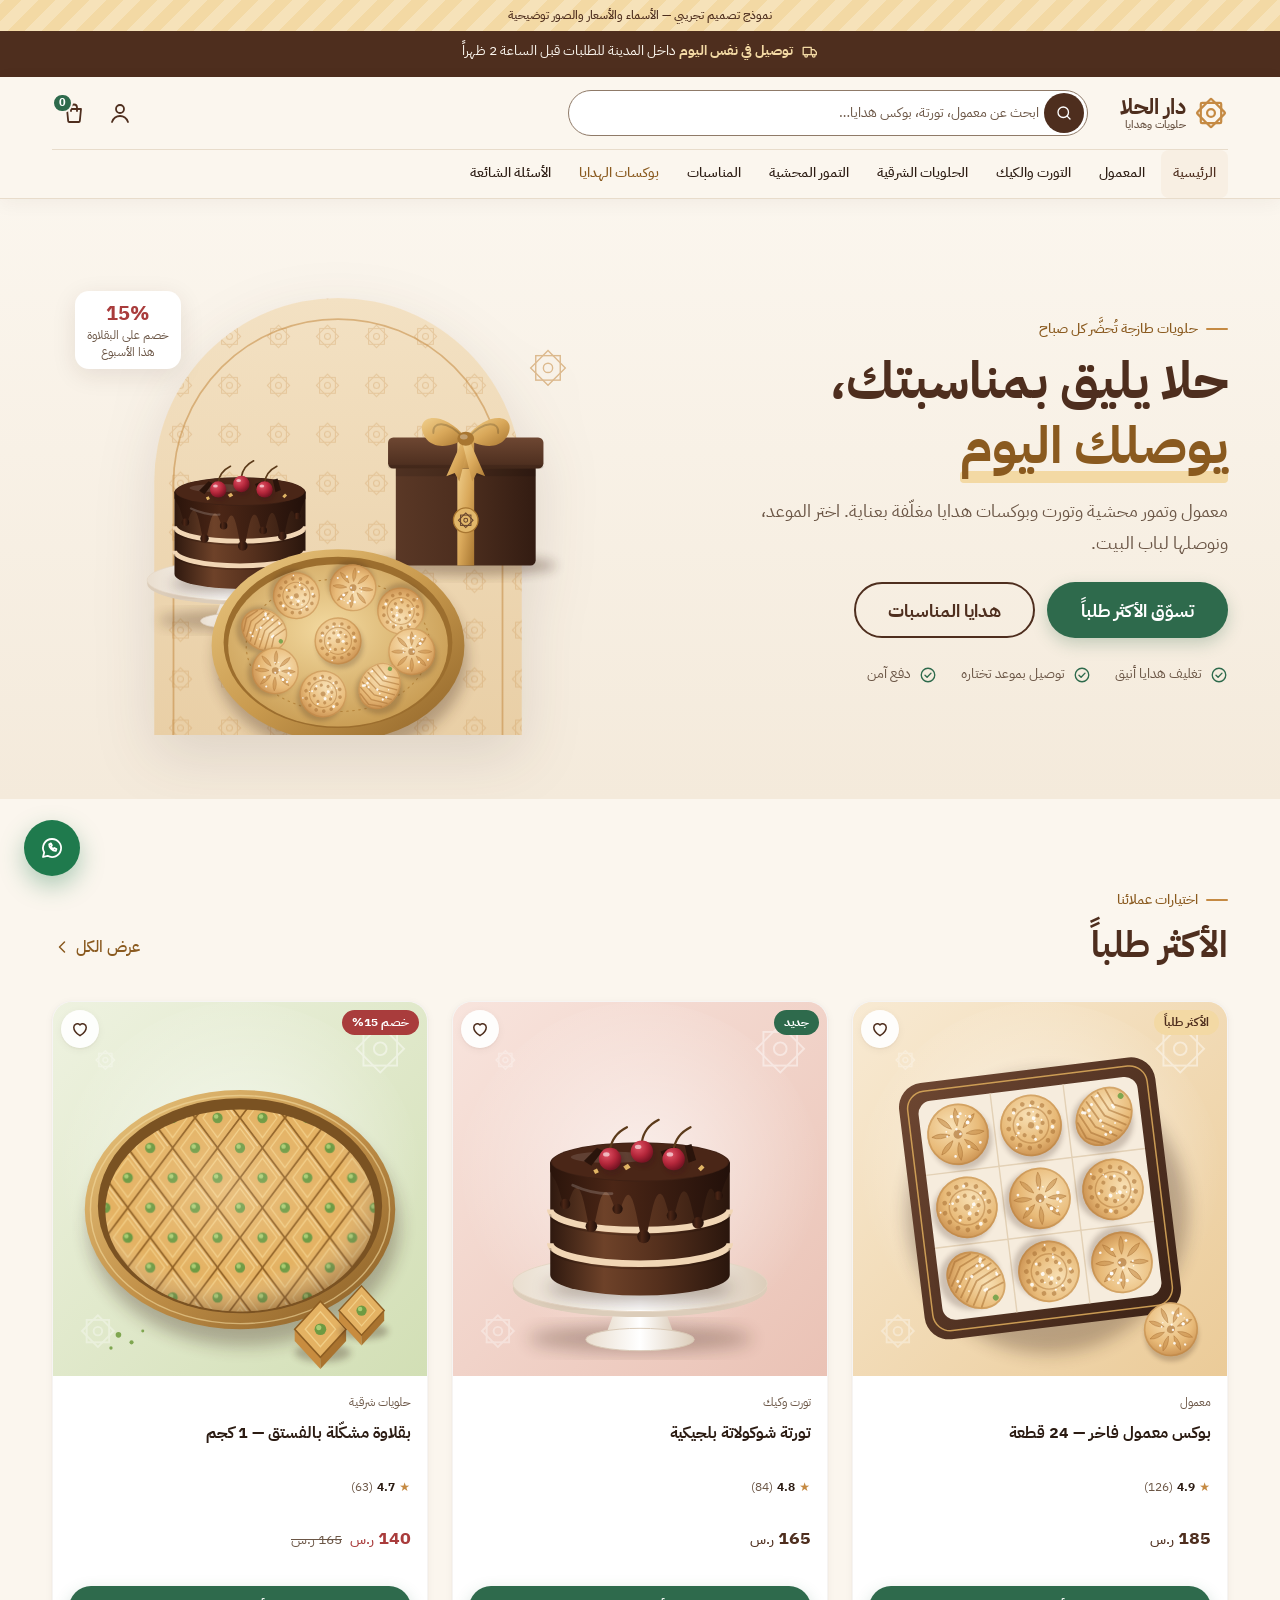
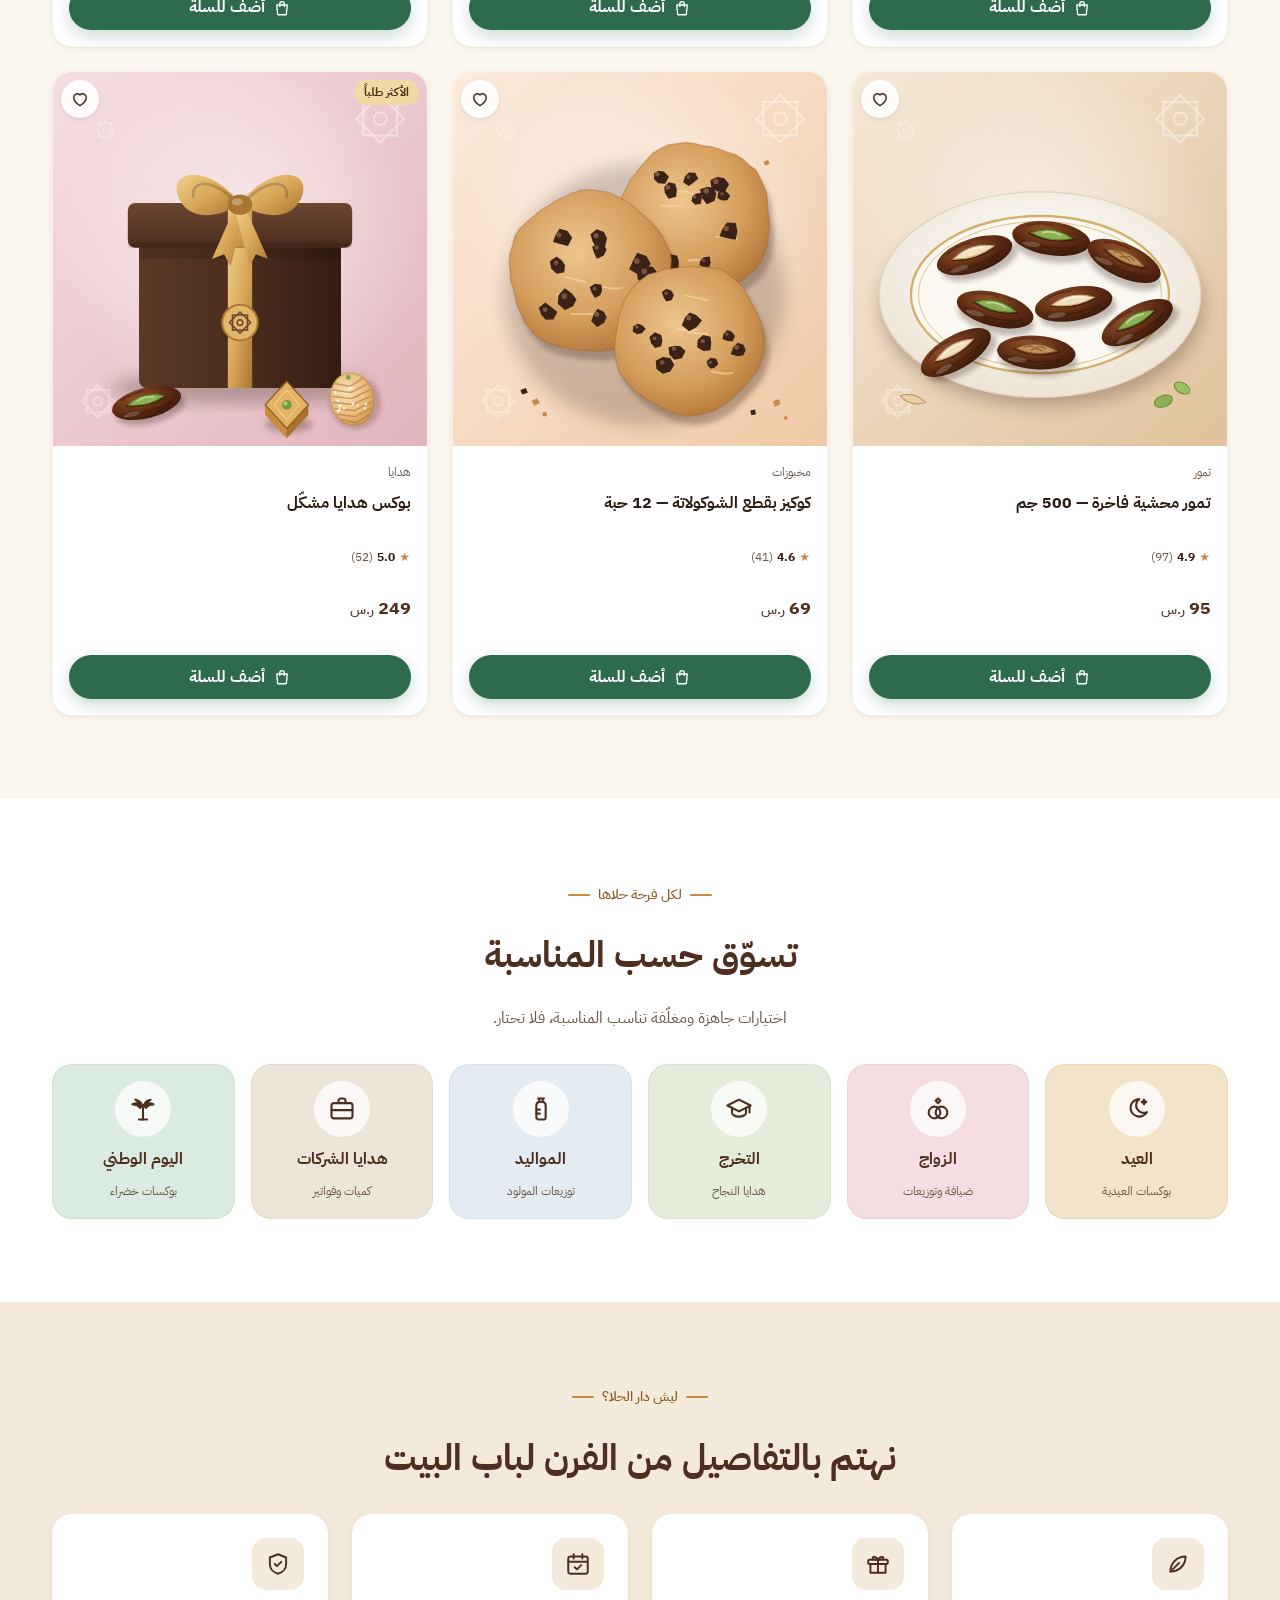
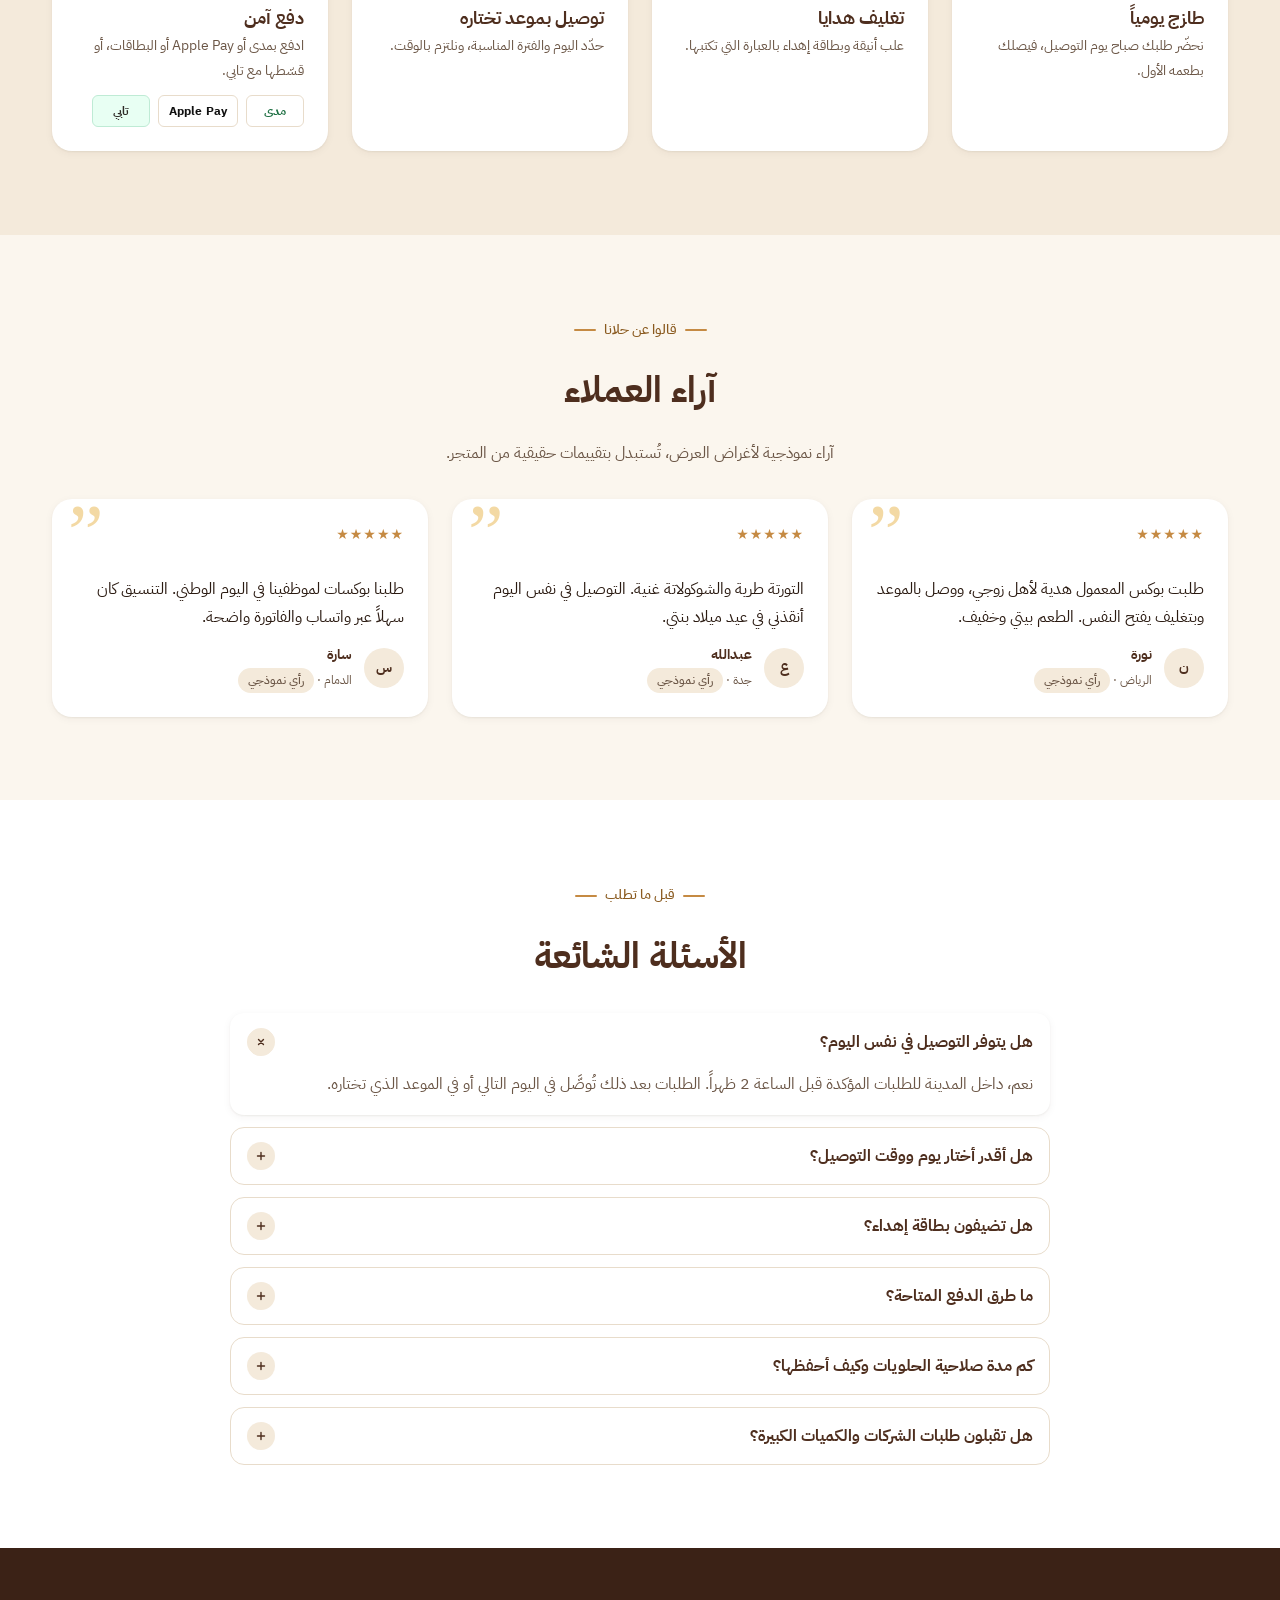
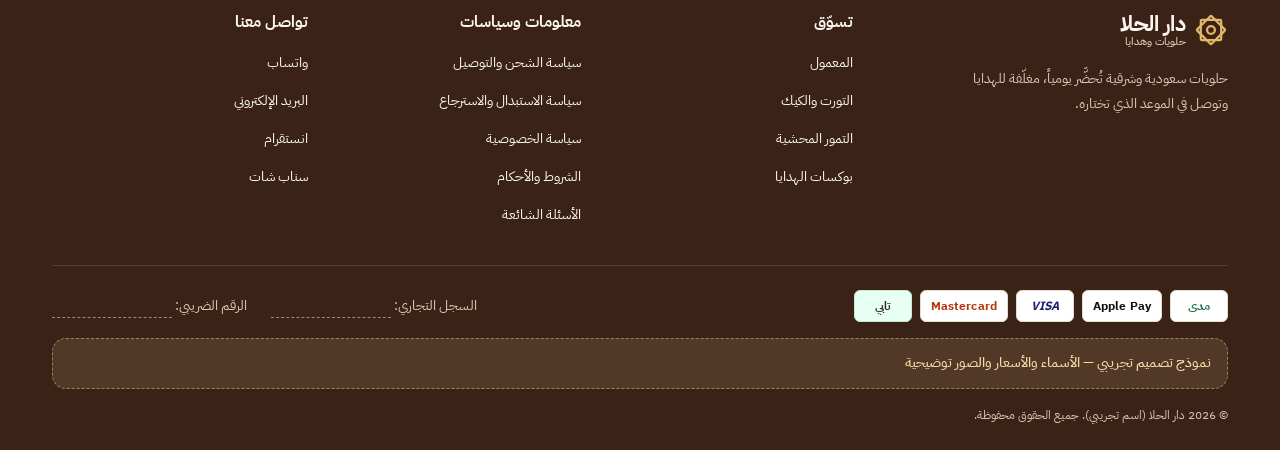
<file: index.html>
<!DOCTYPE html>
<html lang="ar" dir="rtl">
<head>
  <meta charset="utf-8">
  <meta name="viewport" content="width=device-width, initial-scale=1">
  <title>دار الحلا | حلويات وهدايا بتوصيل نفس اليوم — نموذج تصميم تجريبي</title>
  <meta name="description" content="نموذج تصميم تجريبي لمتجر حلويات على منصة سلة: معمول وتورت وبقلاوة وتمور محشية وبوكسات هدايا.">
  <meta name="robots" content="noindex, nofollow">
  <meta name="theme-color" content="#4E2E1E">
  <link rel="icon" href="img/favicon.svg" type="image/svg+xml">
  <link rel="preconnect" href="https://fonts.googleapis.com">
  <link rel="preconnect" href="https://fonts.gstatic.com" crossorigin>
  <link rel="stylesheet" href="https://fonts.googleapis.com/css2?family=IBM+Plex+Sans+Arabic:wght@400;500;700&amp;display=swap">
  <link rel="stylesheet" href="styles.css">
</head>
<body class="page-home">

<!-- أيقونات SVG (Sprite) — تُستدعى بـ <use href="#i-..."> -->
<svg xmlns="http://www.w3.org/2000/svg" style="display:none" aria-hidden="true">
  <symbol id="i-menu" viewBox="0 0 24 24"><path d="M4 7h16M4 12h16M4 17h10"/></symbol>
  <symbol id="i-close" viewBox="0 0 24 24"><path d="M6 6l12 12M18 6 6 18"/></symbol>
  <symbol id="i-search" viewBox="0 0 24 24"><circle cx="11" cy="11" r="7"/><path d="m20 20-3.5-3.5"/></symbol>
  <symbol id="i-bag" viewBox="0 0 24 24"><path d="M5 8h14l-1.2 12.1a1 1 0 0 1-1 .9H7.2a1 1 0 0 1-1-.9L5 8Z"/><path d="M9 10V6.5a3 3 0 0 1 6 0V10"/></symbol>
  <symbol id="i-user" viewBox="0 0 24 24"><circle cx="12" cy="8" r="4"/><path d="M4 21c1.5-4 4.5-6 8-6s6.5 2 8 6"/></symbol>
  <symbol id="i-heart" viewBox="0 0 24 24"><path d="M12 20s-7.5-4.6-7.5-10.2A4.3 4.3 0 0 1 12 7.1a4.3 4.3 0 0 1 7.5 2.7C19.5 15.4 12 20 12 20Z"/></symbol>
  <symbol id="i-truck" viewBox="0 0 24 24"><path d="M3 6h11v10H3zM14 9h4l3 3.5V16h-7"/><circle cx="7" cy="17.5" r="1.8"/><circle cx="17.5" cy="17.5" r="1.8"/></symbol>
  <symbol id="i-check" viewBox="0 0 24 24"><circle cx="12" cy="12" r="9"/><path d="m8 12.2 2.8 2.8L16 9.5"/></symbol>
  <symbol id="i-fresh" viewBox="0 0 24 24"><path d="M5 19c0-8 6-14 14-14 0 8-6 14-14 14Z"/><path d="M5 19 13 11"/></symbol>
  <symbol id="i-gift" viewBox="0 0 24 24"><rect x="3" y="8" width="18" height="4" rx="1"/><path d="M5 12v8h14v-8M12 8v12"/><path d="M12 8C10.5 5 7 4.5 7 6.8 7 8 9 8 12 8Zm0 0c1.5-3 5-3.5 5-1.2C17 8 15 8 12 8Z"/></symbol>
  <symbol id="i-calendar" viewBox="0 0 24 24"><rect x="3" y="5" width="18" height="16" rx="2"/><path d="M3 10h18M8 3v4M16 3v4"/><path d="m9 15 2 2 4-4"/></symbol>
  <symbol id="i-shield" viewBox="0 0 24 24"><path d="M12 3 4.5 6v6c0 4.4 3.2 7.9 7.5 9 4.3-1.1 7.5-4.6 7.5-9V6L12 3Z"/><path d="m9 12 2 2 4-4"/></symbol>
  <symbol id="i-chat" viewBox="0 0 24 24"><path d="M12 3a9 9 0 0 0-7.8 13.5L3 21l4.6-1.2A9 9 0 1 0 12 3Z"/><path d="M9.2 8.2c-.4 3.2 3.4 7 6.6 6.6l.7-1.8-2.1-1-1 .9a4.6 4.6 0 0 1-2.4-2.4l.9-1-1-2.1-1.7.8Z"/></symbol>
  <symbol id="i-arrow" viewBox="0 0 24 24"><path d="M15 6l-6 6 6 6"/></symbol>
  <symbol id="i-moon" viewBox="0 0 24 24"><path d="M14 3.5a7.5 7.5 0 1 0 6.5 11.2A6.5 6.5 0 0 1 14 3.5Z"/><path d="m18 4 .6 1.4L20 6l-1.4.6L18 8l-.6-1.4L16 6l1.4-.6Z"/></symbol>
  <symbol id="i-rings" viewBox="0 0 24 24"><circle cx="9" cy="15" r="5"/><circle cx="15" cy="15" r="5"/><path d="m12 3 2 2-2 2-2-2 2-2Z"/></symbol>
  <symbol id="i-cap" viewBox="0 0 24 24"><path d="M2 9l10-5 10 5-10 5L2 9Z"/><path d="M6 11v4.5c0 1.5 2.7 3 6 3s6-1.5 6-3V11"/><path d="M21 9.5V15"/></symbol>
  <symbol id="i-baby" viewBox="0 0 24 24"><path d="M9.5 3h5M10.5 3v3M13.5 3v3"/><path d="M8 9a3 3 0 0 1 2.5-3h3A3 3 0 0 1 16 9v10a2 2 0 0 1-2 2h-4a2 2 0 0 1-2-2V9Z"/><path d="M8 12.5h3M8 16h3"/></symbol>
  <symbol id="i-briefcase" viewBox="0 0 24 24"><rect x="3" y="7" width="18" height="13" rx="2"/><path d="M9 7V5a2 2 0 0 1 2-2h2a2 2 0 0 1 2 2v2M3 13h18"/></symbol>
  <symbol id="i-palm" viewBox="0 0 24 24"><path d="M12 21V11"/><path d="M12 11C10 7.5 6.5 6.5 3 8c3 0 5 1 6.5 3"/><path d="M12 11c2-3.5 5.5-4.5 9-3-3 0-5 1-6.5 3"/><path d="M12 11c-.8-4-3.5-6.5-6.5-7 2 1.2 3.6 3.4 4.3 6.5"/><path d="M12 11c.8-4 3.5-6.5 6.5-7-2 1.2-3.6 3.4-4.3 6.5"/><path d="M8.5 21h7"/></symbol>
  <symbol id="i-star8" viewBox="0 0 40 40"><g transform="translate(20 20)"><rect x="-12" y="-12" width="24" height="24" rx="1.5"/><rect x="-12" y="-12" width="24" height="24" rx="1.5" transform="rotate(45)"/><circle r="4.6"/></g></symbol>
</svg>

<a class="skip-link" href="#main">تخطَّ إلى المحتوى</a>

<!-- شريط التنبيه بأن الصفحة نموذج -->
<div class="demo-bar" role="note">نموذج تصميم تجريبي — الأسماء والأسعار والصور توضيحية</div>

<!-- شريط الإعلان العلوي -->
<div class="announce">
  <p><svg class="icon" aria-hidden="true" focusable="false"><use href="#i-truck"/></svg> <span><strong>توصيل في نفس اليوم</strong> داخل المدينة للطلبات قبل الساعة 2 ظهراً</span></p>
</div>

<!-- رأس الصفحة -->
<header class="site-header">
  <div class="container">
    <div class="header-row">
      <button class="icon-btn nav-toggle" type="button" aria-controls="site-nav" aria-expanded="false" data-nav-open>
        <svg class="icon" aria-hidden="true" focusable="false"><use href="#i-menu"/></svg>
        <span class="visually-hidden">فتح القائمة</span>
      </button>

      <a class="logo" href="index.html" aria-label="دار الحلا — الصفحة الرئيسية">
        <svg class="logo__mark" viewBox="0 0 40 40" aria-hidden="true" focusable="false"><use href="#i-star8" fill="none" stroke="#C58A43" stroke-width="2.6"/></svg>
        <span class="logo__text"><span class="logo__name">دار الحلا</span><span class="logo__tag">حلويات وهدايا</span></span>
      </a>

      <div class="header-actions">
        <a class="icon-btn" href="#" data-demo-link aria-label="حسابي">
          <svg class="icon" aria-hidden="true" focusable="false"><use href="#i-user"/></svg>
        </a>
        <a class="icon-btn" href="#" data-demo-link data-cart-link aria-label="السلة، 0 منتجات">
          <svg class="icon" aria-hidden="true" focusable="false"><use href="#i-bag"/></svg>
          <span class="cart-count" data-cart-count aria-hidden="true">0</span>
        </a>
      </div>

      <form class="search" role="search" action="#" data-search>
        <label class="visually-hidden" for="q">ابحث في المتجر</label>
        <input class="search__input" id="q" name="q" type="search" placeholder="ابحث عن معمول، تورتة، بوكس هدايا…" autocomplete="off">
        <button class="search__btn" type="submit"><svg class="icon" aria-hidden="true" focusable="false"><use href="#i-search"/></svg><span class="visually-hidden">بحث</span></button>
      </form>
    </div>

    <div class="nav-overlay" data-nav-overlay></div>
    <nav class="nav" id="site-nav" aria-label="القائمة الرئيسية">
      <div class="nav__head">
        <span class="nav__title">الأقسام</span>
        <button class="icon-btn" type="button" data-nav-close>
          <svg class="icon" aria-hidden="true" focusable="false"><use href="#i-close"/></svg>
          <span class="visually-hidden">إغلاق القائمة</span>
        </button>
      </div>
      <ul class="nav__list">
        <li><a class="nav__link" href="index.html" aria-current="page">الرئيسية</a></li>
        <li><a class="nav__link" href="category.html">المعمول</a></li>
        <li><a class="nav__link" href="#best-sellers">التورت والكيك</a></li>
        <li><a class="nav__link" href="#best-sellers">الحلويات الشرقية</a></li>
        <li><a class="nav__link" href="category.html">التمور المحشية</a></li>
        <li><a class="nav__link" href="#occasions">المناسبات</a></li>
        <li><a class="nav__link nav__link--highlight" href="#occasions">بوكسات الهدايا</a></li>
        <li><a class="nav__link" href="#faq">الأسئلة الشائعة</a></li>
      </ul>
      <div class="nav__extra">
        <p>تحتاج مساعدة في اختيار هدية؟ راسلنا على واتساب.</p>
      </div>
    </nav>
  </div>
</header>

<main id="main">

  <!-- البانر الرئيسي -->
  <section class="hero" aria-labelledby="hero-title">
    <div class="container hero__grid">
      <div class="hero__text">
        <p class="eyebrow">حلويات طازجة تُحضَّر كل صباح</p>
        <h1 class="hero__title" id="hero-title">حلا يليق بمناسبتك، <em>يوصلك اليوم</em></h1>
        <p class="hero__lead">معمول وتمور محشية وتورت وبوكسات هدايا مغلّفة بعناية. اختر الموعد، ونوصلها لباب البيت.</p>
        <div class="hero__actions">
          <a class="btn btn--cta btn--lg" href="#best-sellers">تسوّق الأكثر طلباً</a>
          <a class="btn btn--outline btn--lg" href="#occasions">هدايا المناسبات</a>
        </div>
        <ul class="hero__trust">
          <li><svg class="icon" aria-hidden="true" focusable="false"><use href="#i-check"/></svg> تغليف هدايا أنيق</li>
          <li><svg class="icon" aria-hidden="true" focusable="false"><use href="#i-check"/></svg> توصيل بموعد تختاره</li>
          <li><svg class="icon" aria-hidden="true" focusable="false"><use href="#i-check"/></svg> دفع آمن</li>
        </ul>
      </div>
      <div class="hero__media">
        <img src="img/hero.svg" width="640" height="540" alt="رسم توضيحي لتورتة شوكولاتة وصينية معمول وعلبة هدايا بشريطة ذهبية" fetchpriority="high">
        <p class="hero__offer"><strong>15%</strong> خصم على البقلاوة<br>هذا الأسبوع</p>
      </div>
    </div>
  </section>

  <!-- الأكثر طلباً -->
  <section class="section" id="best-sellers" aria-labelledby="best-title">
    <div class="container">
      <div class="section-head">
        <div>
          <p class="eyebrow">اختيارات عملائنا</p>
          <h2 class="section-title" id="best-title">الأكثر طلباً</h2>
        </div>
        <a class="link-more" href="#" data-demo-link>عرض الكل <svg class="icon" aria-hidden="true" focusable="false"><use href="#i-arrow"/></svg></a>
      </div>

      <ul class="product-grid">
        <li>
          <article class="product-card">
            <a class="product-card__media" href="product.html" tabindex="-1" aria-hidden="true">
              <img src="img/maamoul.svg" width="400" height="400" alt="بوكس معمول فاخر بحشوات التمر والفستق والجوز" loading="lazy">
            </a>
            <div class="product-card__badges"><span class="badge badge--best">الأكثر طلباً</span></div>
            <button class="wish" type="button" aria-pressed="false" aria-label="أضف بوكس معمول فاخر إلى المفضلة"><svg class="icon" aria-hidden="true" focusable="false"><use href="#i-heart"/></svg></button>
            <div class="product-card__body">
              <p class="product-card__cat">معمول</p>
              <h3 class="product-card__title"><a href="product.html">بوكس معمول فاخر — 24&nbsp;قطعة</a></h3>
              <p class="rating"><span class="rating__stars" aria-hidden="true">★</span><strong aria-hidden="true">4.9</strong><span aria-hidden="true">(126)</span><span class="visually-hidden">التقييم 4.9 من 5 من 126 تقييماً</span></p>
              <p class="price"><span class="price__now">185&nbsp;<span class="currency">ر.س</span></span></p>
              <button class="btn btn--cta btn--block" type="button" data-add-to-cart data-product="بوكس معمول فاخر"><svg class="icon" aria-hidden="true" focusable="false"><use href="#i-bag"/></svg> أضف للسلة</button>
            </div>
          </article>
        </li>
        <li>
          <article class="product-card">
            <a class="product-card__media" href="#" data-demo-link tabindex="-1" aria-hidden="true">
              <img src="img/cake.svg" width="400" height="400" alt="تورتة شوكولاتة بطبقات كريمة وصوص شوكولاتة وكرز" loading="lazy">
            </a>
            <div class="product-card__badges"><span class="badge badge--new">جديد</span></div>
            <button class="wish" type="button" aria-pressed="false" aria-label="أضف تورتة الشوكولاتة إلى المفضلة"><svg class="icon" aria-hidden="true" focusable="false"><use href="#i-heart"/></svg></button>
            <div class="product-card__body">
              <p class="product-card__cat">تورت وكيك</p>
              <h3 class="product-card__title"><a href="#" data-demo-link>تورتة شوكولاتة بلجيكية</a></h3>
              <p class="rating"><span class="rating__stars" aria-hidden="true">★</span><strong aria-hidden="true">4.8</strong><span aria-hidden="true">(84)</span><span class="visually-hidden">التقييم 4.8 من 5 من 84 تقييماً</span></p>
              <p class="price"><span class="price__now">165&nbsp;<span class="currency">ر.س</span></span></p>
              <button class="btn btn--cta btn--block" type="button" data-add-to-cart data-product="تورتة شوكولاتة بلجيكية"><svg class="icon" aria-hidden="true" focusable="false"><use href="#i-bag"/></svg> أضف للسلة</button>
            </div>
          </article>
        </li>
        <li>
          <article class="product-card">
            <a class="product-card__media" href="#" data-demo-link tabindex="-1" aria-hidden="true">
              <img src="img/baklava.svg" width="400" height="400" alt="صينية بقلاوة مقطعة معينات ومزينة بالفستق الحلبي" loading="lazy">
            </a>
            <div class="product-card__badges"><span class="badge badge--sale">خصم 15%</span></div>
            <button class="wish" type="button" aria-pressed="false" aria-label="أضف البقلاوة المشكّلة إلى المفضلة"><svg class="icon" aria-hidden="true" focusable="false"><use href="#i-heart"/></svg></button>
            <div class="product-card__body">
              <p class="product-card__cat">حلويات شرقية</p>
              <h3 class="product-card__title"><a href="#" data-demo-link>بقلاوة مشكّلة بالفستق — 1&nbsp;كجم</a></h3>
              <p class="rating"><span class="rating__stars" aria-hidden="true">★</span><strong aria-hidden="true">4.7</strong><span aria-hidden="true">(63)</span><span class="visually-hidden">التقييم 4.7 من 5 من 63 تقييماً</span></p>
              <p class="price"><span class="price__now price__now--sale">140&nbsp;<span class="currency">ر.س</span></span><del class="price__old"><span class="visually-hidden">السعر قبل الخصم </span>165&nbsp;ر.س</del></p>
              <button class="btn btn--cta btn--block" type="button" data-add-to-cart data-product="بقلاوة مشكّلة"><svg class="icon" aria-hidden="true" focusable="false"><use href="#i-bag"/></svg> أضف للسلة</button>
            </div>
          </article>
        </li>
        <li>
          <article class="product-card">
            <a class="product-card__media" href="#" data-demo-link tabindex="-1" aria-hidden="true">
              <img src="img/dates.svg" width="400" height="400" alt="طبق تمور محشية باللوز والفستق والجوز" loading="lazy">
            </a>
            <button class="wish" type="button" aria-pressed="false" aria-label="أضف التمور المحشية إلى المفضلة"><svg class="icon" aria-hidden="true" focusable="false"><use href="#i-heart"/></svg></button>
            <div class="product-card__body">
              <p class="product-card__cat">تمور</p>
              <h3 class="product-card__title"><a href="#" data-demo-link>تمور محشية فاخرة — 500&nbsp;جم</a></h3>
              <p class="rating"><span class="rating__stars" aria-hidden="true">★</span><strong aria-hidden="true">4.9</strong><span aria-hidden="true">(97)</span><span class="visually-hidden">التقييم 4.9 من 5 من 97 تقييماً</span></p>
              <p class="price"><span class="price__now">95&nbsp;<span class="currency">ر.س</span></span></p>
              <button class="btn btn--cta btn--block" type="button" data-add-to-cart data-product="تمور محشية فاخرة"><svg class="icon" aria-hidden="true" focusable="false"><use href="#i-bag"/></svg> أضف للسلة</button>
            </div>
          </article>
        </li>
        <li>
          <article class="product-card">
            <a class="product-card__media" href="#" data-demo-link tabindex="-1" aria-hidden="true">
              <img src="img/cookies.svg" width="400" height="400" alt="ثلاث حبات كوكيز بقطع الشوكولاتة" loading="lazy">
            </a>
            <button class="wish" type="button" aria-pressed="false" aria-label="أضف الكوكيز إلى المفضلة"><svg class="icon" aria-hidden="true" focusable="false"><use href="#i-heart"/></svg></button>
            <div class="product-card__body">
              <p class="product-card__cat">مخبوزات</p>
              <h3 class="product-card__title"><a href="#" data-demo-link>كوكيز بقطع الشوكولاتة — 12&nbsp;حبة</a></h3>
              <p class="rating"><span class="rating__stars" aria-hidden="true">★</span><strong aria-hidden="true">4.6</strong><span aria-hidden="true">(41)</span><span class="visually-hidden">التقييم 4.6 من 5 من 41 تقييماً</span></p>
              <p class="price"><span class="price__now">69&nbsp;<span class="currency">ر.س</span></span></p>
              <button class="btn btn--cta btn--block" type="button" data-add-to-cart data-product="كوكيز بقطع الشوكولاتة"><svg class="icon" aria-hidden="true" focusable="false"><use href="#i-bag"/></svg> أضف للسلة</button>
            </div>
          </article>
        </li>
        <li>
          <article class="product-card">
            <a class="product-card__media" href="#" data-demo-link tabindex="-1" aria-hidden="true">
              <img src="img/giftbox.svg" width="400" height="400" alt="علبة هدايا بنية بشريطة ذهبية وأمامها تمرة ومعمول وقطعة بقلاوة" loading="lazy">
            </a>
            <div class="product-card__badges"><span class="badge badge--best">الأكثر طلباً</span></div>
            <button class="wish" type="button" aria-pressed="false" aria-label="أضف بوكس الهدايا المشكّل إلى المفضلة"><svg class="icon" aria-hidden="true" focusable="false"><use href="#i-heart"/></svg></button>
            <div class="product-card__body">
              <p class="product-card__cat">هدايا</p>
              <h3 class="product-card__title"><a href="#" data-demo-link>بوكس هدايا مشكّل</a></h3>
              <p class="rating"><span class="rating__stars" aria-hidden="true">★</span><strong aria-hidden="true">5.0</strong><span aria-hidden="true">(52)</span><span class="visually-hidden">التقييم 5 من 5 من 52 تقييماً</span></p>
              <p class="price"><span class="price__now">249&nbsp;<span class="currency">ر.س</span></span></p>
              <button class="btn btn--cta btn--block" type="button" data-add-to-cart data-product="بوكس هدايا مشكّل"><svg class="icon" aria-hidden="true" focusable="false"><use href="#i-bag"/></svg> أضف للسلة</button>
            </div>
          </article>
        </li>
      </ul>
    </div>
  </section>

  <!-- تسوّق حسب المناسبة -->
  <section class="section section--white" id="occasions" aria-labelledby="occ-title">
    <div class="container">
      <div class="section-head section-head--center">
        <p class="eyebrow">لكل فرحة حلاها</p>
        <h2 class="section-title" id="occ-title">تسوّق حسب المناسبة</h2>
        <p class="section-sub">اختيارات جاهزة ومغلّفة تناسب المناسبة، فلا تحتار.</p>
      </div>
      <ul class="occasions">
        <li><a class="occasion occasion--eid" href="#" data-demo-link><span class="occasion__icon"><svg class="icon" aria-hidden="true" focusable="false"><use href="#i-moon"/></svg></span>العيد<span class="occasion__hint">بوكسات العيدية</span></a></li>
        <li><a class="occasion occasion--wedding" href="#" data-demo-link><span class="occasion__icon"><svg class="icon" aria-hidden="true" focusable="false"><use href="#i-rings"/></svg></span>الزواج<span class="occasion__hint">ضيافة وتوزيعات</span></a></li>
        <li><a class="occasion occasion--grad" href="#" data-demo-link><span class="occasion__icon"><svg class="icon" aria-hidden="true" focusable="false"><use href="#i-cap"/></svg></span>التخرج<span class="occasion__hint">هدايا النجاح</span></a></li>
        <li><a class="occasion occasion--baby" href="#" data-demo-link><span class="occasion__icon"><svg class="icon" aria-hidden="true" focusable="false"><use href="#i-baby"/></svg></span>المواليد<span class="occasion__hint">توزيعات المولود</span></a></li>
        <li><a class="occasion occasion--corporate" href="#" data-demo-link><span class="occasion__icon"><svg class="icon" aria-hidden="true" focusable="false"><use href="#i-briefcase"/></svg></span>هدايا الشركات<span class="occasion__hint">كميات وفواتير</span></a></li>
        <li><a class="occasion occasion--national" href="#" data-demo-link><span class="occasion__icon"><svg class="icon" aria-hidden="true" focusable="false"><use href="#i-palm"/></svg></span>اليوم الوطني<span class="occasion__hint">بوكسات خضراء</span></a></li>
      </ul>
    </div>
  </section>

  <!-- مزايا المتجر -->
  <section class="section section--alt" aria-labelledby="feat-title">
    <div class="container">
      <div class="section-head section-head--center">
        <p class="eyebrow">ليش دار الحلا؟</p>
        <h2 class="section-title" id="feat-title">نهتم بالتفاصيل من الفرن لباب البيت</h2>
      </div>
      <ul class="features">
        <li class="feature">
          <span class="feature__icon"><svg class="icon" aria-hidden="true" focusable="false"><use href="#i-fresh"/></svg></span>
          <div><h3 class="feature__title">طازج يومياً</h3><p>نحضّر طلبك صباح يوم التوصيل، فيصلك بطعمه الأول.</p></div>
        </li>
        <li class="feature">
          <span class="feature__icon"><svg class="icon" aria-hidden="true" focusable="false"><use href="#i-gift"/></svg></span>
          <div><h3 class="feature__title">تغليف هدايا</h3><p>علب أنيقة وبطاقة إهداء بالعبارة التي تكتبها.</p></div>
        </li>
        <li class="feature">
          <span class="feature__icon"><svg class="icon" aria-hidden="true" focusable="false"><use href="#i-calendar"/></svg></span>
          <div><h3 class="feature__title">توصيل بموعد تختاره</h3><p>حدّد اليوم والفترة المناسبة، ونلتزم بالوقت.</p></div>
        </li>
        <li class="feature">
          <span class="feature__icon"><svg class="icon" aria-hidden="true" focusable="false"><use href="#i-shield"/></svg></span>
          <div>
            <h3 class="feature__title">دفع آمن</h3>
            <p>ادفع بمدى أو Apple Pay أو البطاقات، أو قسّطها مع تابي.</p>
            <ul class="pay-list" aria-label="طرق الدفع">
              <li class="pay pay--mada">مدى</li>
              <li class="pay pay--apple">Apple Pay</li>
              <li class="pay pay--tabby">تابي</li>
            </ul>
          </div>
        </li>
      </ul>
    </div>
  </section>

  <!-- آراء العملاء -->
  <section class="section" aria-labelledby="rev-title">
    <div class="container">
      <div class="section-head section-head--center">
        <p class="eyebrow">قالوا عن حلانا</p>
        <h2 class="section-title" id="rev-title">آراء العملاء</h2>
        <p class="section-sub">آراء نموذجية لأغراض العرض، تُستبدل بتقييمات حقيقية من المتجر.</p>
      </div>
      <ul class="reviews">
        <li>
          <figure class="review">
            <p class="rating"><span class="rating__stars" aria-hidden="true">★★★★★</span><span class="visually-hidden">5 من 5</span></p>
            <blockquote><p>طلبت بوكس المعمول هدية لأهل زوجي، ووصل بالموعد وبتغليف يفتح النفس. الطعم بيتي وخفيف.</p></blockquote>
            <figcaption><span class="review__avatar" aria-hidden="true">ن</span><span><span class="review__name">نورة</span><span class="review__meta">الرياض · <span class="badge badge--demo">رأي نموذجي</span></span></span></figcaption>
          </figure>
        </li>
        <li>
          <figure class="review">
            <p class="rating"><span class="rating__stars" aria-hidden="true">★★★★★</span><span class="visually-hidden">5 من 5</span></p>
            <blockquote><p>التورتة طرية والشوكولاتة غنية. التوصيل في نفس اليوم أنقذني في عيد ميلاد بنتي.</p></blockquote>
            <figcaption><span class="review__avatar" aria-hidden="true">ع</span><span><span class="review__name">عبدالله</span><span class="review__meta">جدة · <span class="badge badge--demo">رأي نموذجي</span></span></span></figcaption>
          </figure>
        </li>
        <li>
          <figure class="review">
            <p class="rating"><span class="rating__stars" aria-hidden="true">★★★★★</span><span class="visually-hidden">5 من 5</span></p>
            <blockquote><p>طلبنا بوكسات لموظفينا في اليوم الوطني. التنسيق كان سهلاً عبر واتساب والفاتورة واضحة.</p></blockquote>
            <figcaption><span class="review__avatar" aria-hidden="true">س</span><span><span class="review__name">سارة</span><span class="review__meta">الدمام · <span class="badge badge--demo">رأي نموذجي</span></span></span></figcaption>
          </figure>
        </li>
      </ul>
    </div>
  </section>

  <!-- الأسئلة الشائعة -->
  <section class="section section--white" id="faq" aria-labelledby="faq-title">
    <div class="container">
      <div class="section-head section-head--center">
        <p class="eyebrow">قبل ما تطلب</p>
        <h2 class="section-title" id="faq-title">الأسئلة الشائعة</h2>
      </div>
      <div class="faq">
        <details class="acc" open>
          <summary>هل يتوفر التوصيل في نفس اليوم؟</summary>
          <div class="acc__body"><p>نعم، داخل المدينة للطلبات المؤكدة قبل الساعة 2 ظهراً. الطلبات بعد ذلك تُوصَّل في اليوم التالي أو في الموعد الذي تختاره.</p></div>
        </details>
        <details class="acc">
          <summary>هل أقدر أختار يوم ووقت التوصيل؟</summary>
          <div class="acc__body"><p>نعم، تختار التاريخ والفترة (صباحاً، عصراً، مساءً) أثناء الطلب، ونرسل لك رسالة عند خروج المندوب.</p></div>
        </details>
        <details class="acc">
          <summary>هل تضيفون بطاقة إهداء؟</summary>
          <div class="acc__body"><p>نعم، اكتب رسالتك في خانة "رسالة الإهداء" بصفحة المنتج، ونطبعها على بطاقة أنيقة داخل العلبة.</p></div>
        </details>
        <details class="acc">
          <summary>ما طرق الدفع المتاحة؟</summary>
          <div class="acc__body"><p>مدى، وApple Pay، وفيزا وماستركارد، والتقسيط عبر تابي.</p></div>
        </details>
        <details class="acc">
          <summary>كم مدة صلاحية الحلويات وكيف أحفظها؟</summary>
          <div class="acc__body"><p>تختلف حسب المنتج، وتجدها مكتوبة في صفحة كل منتج تحت "الحفظ والصلاحية".</p></div>
        </details>
        <details class="acc">
          <summary>هل تقبلون طلبات الشركات والكميات الكبيرة؟</summary>
          <div class="acc__body"><p>نعم، تواصل معنا عبر واتساب قبل المناسبة بوقت كافٍ لنجهّز لك عرض سعر وتغليفاً بشعار شركتك.</p></div>
        </details>
      </div>
    </div>
  </section>

</main>

<!-- التذييل -->
<footer class="site-footer">
  <div class="container">
    <div class="footer-grid">
      <div class="footer-brand">
        <a class="logo" href="index.html" aria-label="دار الحلا — الصفحة الرئيسية">
          <svg class="logo__mark" viewBox="0 0 40 40" aria-hidden="true" focusable="false"><use href="#i-star8" fill="none" stroke="#E2B76A" stroke-width="2.6"/></svg>
          <span class="logo__text"><span class="logo__name">دار الحلا</span><span class="logo__tag">حلويات وهدايا</span></span>
        </a>
        <p>حلويات سعودية وشرقية تُحضَّر يومياً، مغلّفة للهدايا وتوصل في الموعد الذي تختاره.</p>
      </div>
      <div>
        <h2 class="footer-title">تسوّق</h2>
        <ul class="footer-links">
          <li><a href="category.html">المعمول</a></li>
          <li><a href="#best-sellers">التورت والكيك</a></li>
          <li><a href="category.html">التمور المحشية</a></li>
          <li><a href="#occasions">بوكسات الهدايا</a></li>
        </ul>
      </div>
      <div>
        <h2 class="footer-title">معلومات وسياسات</h2>
        <ul class="footer-links">
          <li><a href="#" data-demo-link>سياسة الشحن والتوصيل</a></li>
          <li><a href="#" data-demo-link>سياسة الاستبدال والاسترجاع</a></li>
          <li><a href="#" data-demo-link>سياسة الخصوصية</a></li>
          <li><a href="#" data-demo-link>الشروط والأحكام</a></li>
          <li><a href="#faq">الأسئلة الشائعة</a></li>
        </ul>
      </div>
      <div>
        <h2 class="footer-title">تواصل معنا</h2>
        <ul class="footer-links">
          <li><a href="#" data-demo-link data-whatsapp>واتساب</a></li>
          <li><a href="#" data-demo-link>البريد الإلكتروني</a></li>
          <li><a href="#" data-demo-link>انستقرام</a></li>
          <li><a href="#" data-demo-link>سناب شات</a></li>
        </ul>
      </div>
    </div>

    <div class="footer-legal">
      <ul class="pay-list" aria-label="طرق الدفع المقبولة">
        <li class="pay pay--mada">مدى</li>
        <li class="pay pay--apple">Apple Pay</li>
        <li class="pay pay--visa">VISA</li>
        <li class="pay pay--mc">Mastercard</li>
        <li class="pay pay--tabby">تابي</li>
      </ul>
      <ul class="legal-ids">
        <li>السجل التجاري: <span class="blank-field">&nbsp;</span></li>
        <li>الرقم الضريبي: <span class="blank-field">&nbsp;</span></li>
      </ul>
      <p class="footer-demo">نموذج تصميم تجريبي — الأسماء والأسعار والصور توضيحية</p>
      <p class="copyright">© 2026 دار الحلا (اسم تجريبي). جميع الحقوق محفوظة.</p>
    </div>
  </div>
</footer>

<!-- زر واتساب العائم -->
<a class="wa-fab" href="#" data-demo-link data-whatsapp aria-label="تواصل معنا عبر واتساب">
  <svg class="icon" aria-hidden="true" focusable="false"><use href="#i-chat"/></svg>
</a>

<!-- رسالة التأكيد -->
<div class="toast" role="status" aria-live="polite" data-toast>
  <svg class="icon" aria-hidden="true" focusable="false"><use href="#i-check"/></svg>
  <span data-toast-text></span>
</div>

<script src="app.js" defer></script>
</body>
</html>
</file>
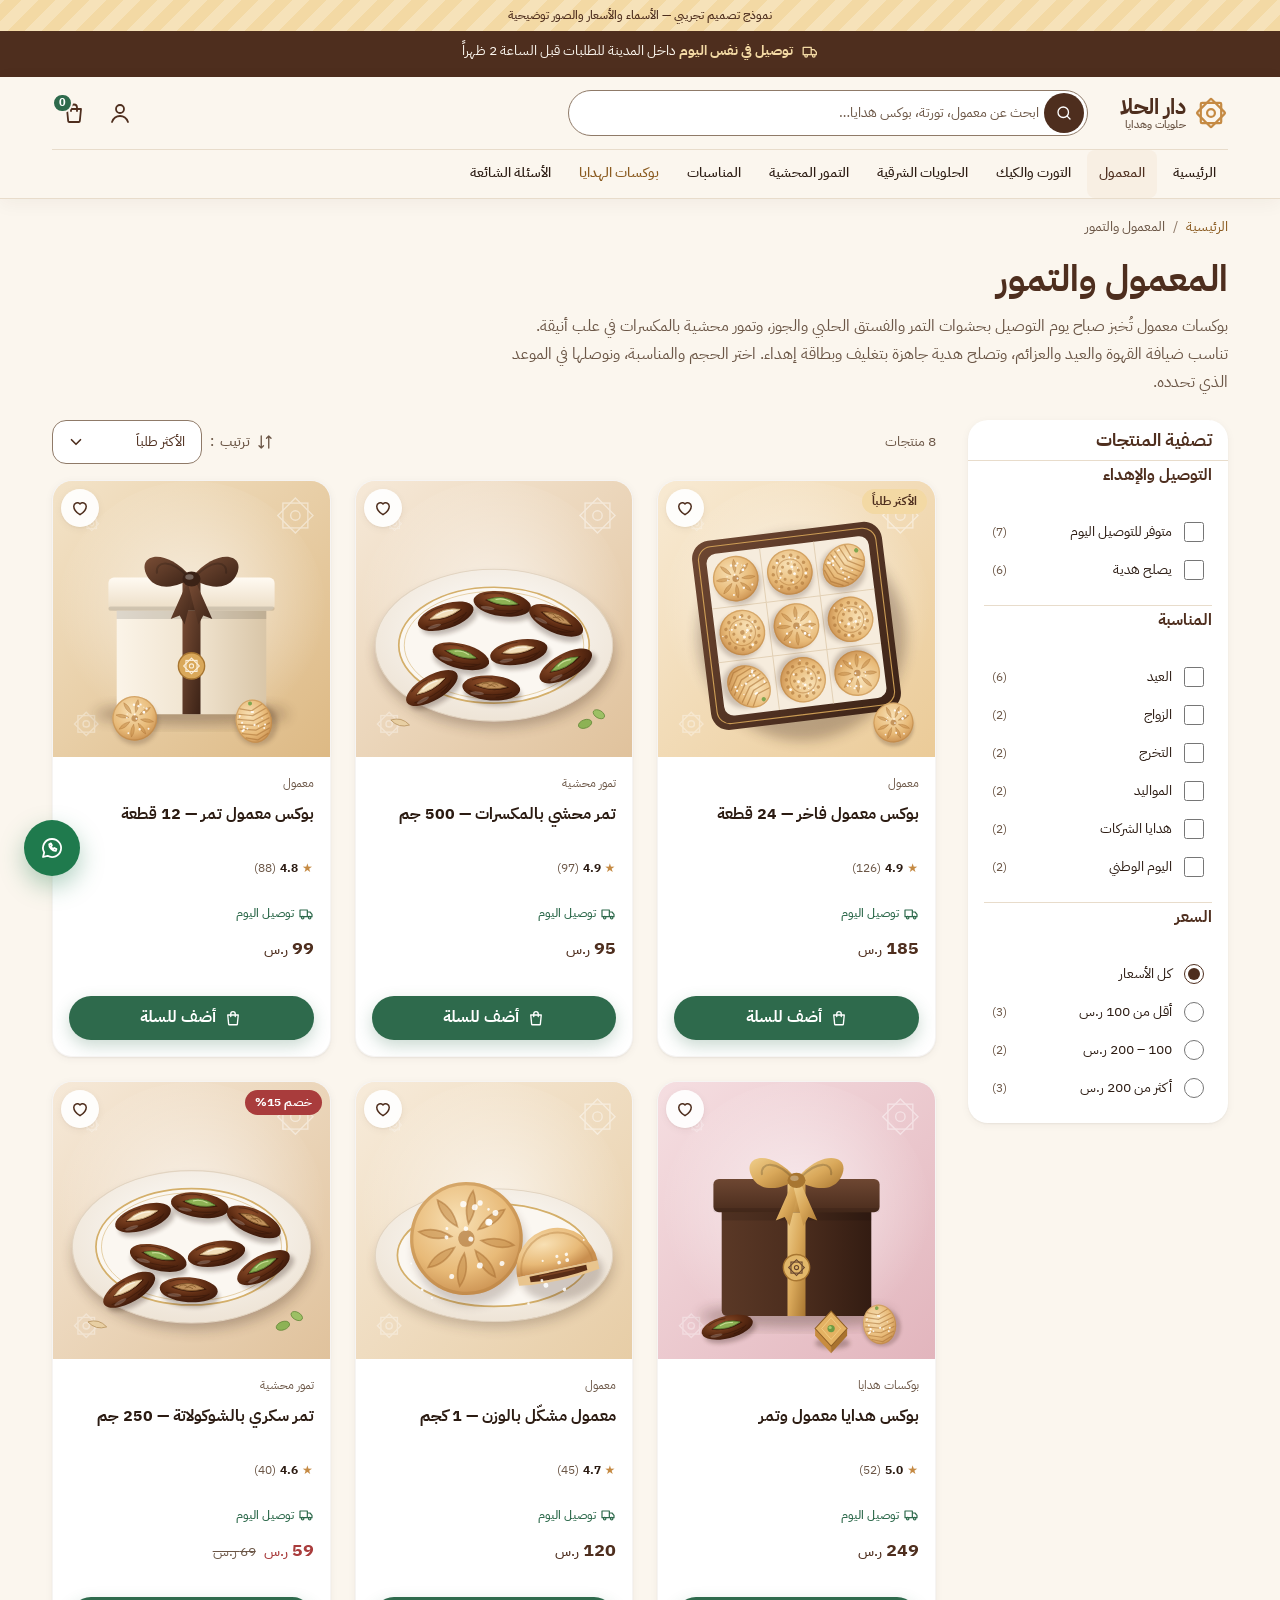
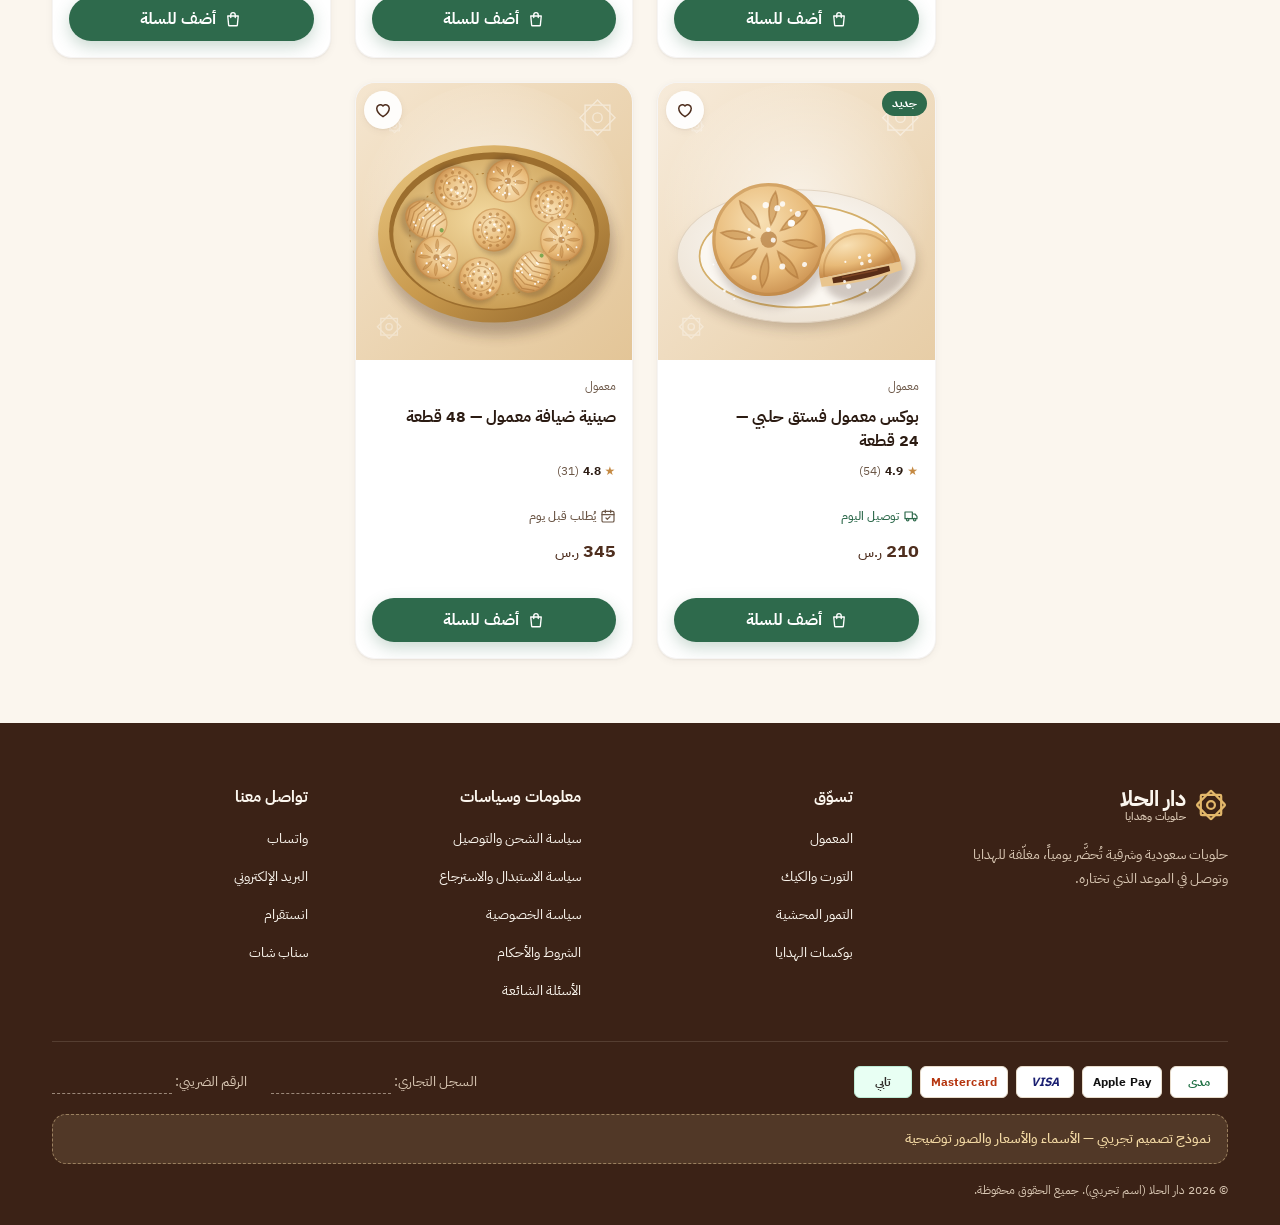
<file: category.html>
<!DOCTYPE html>
<html lang="ar" dir="rtl">
<head>
  <meta charset="utf-8">
  <meta name="viewport" content="width=device-width, initial-scale=1">
  <title>المعمول والتمور | دار الحلا — نموذج تصميم تجريبي</title>
  <meta name="description" content="بوكسات معمول بحشوات التمر والفستق والجوز وتمور محشية بالمكسرات، للضيافة والإهداء مع توصيل بموعد تختاره. صفحة تصنيف ضمن نموذج تصميم تجريبي.">
  <meta name="robots" content="noindex, nofollow">
  <meta name="theme-color" content="#4E2E1E">
  <link rel="icon" href="img/favicon.svg" type="image/svg+xml">
  <link rel="preconnect" href="https://fonts.googleapis.com">
  <link rel="preconnect" href="https://fonts.gstatic.com" crossorigin>
  <link rel="stylesheet" href="https://fonts.googleapis.com/css2?family=IBM+Plex+Sans+Arabic:wght@400;500;700&amp;display=swap">
  <link rel="stylesheet" href="styles.css">
</head>
<body class="page-category">

<!-- أيقونات SVG (Sprite) — تُستدعى بـ <use href="#i-..."> -->
<svg xmlns="http://www.w3.org/2000/svg" style="display:none" aria-hidden="true">
  <symbol id="i-menu" viewBox="0 0 24 24"><path d="M4 7h16M4 12h16M4 17h10"/></symbol>
  <symbol id="i-close" viewBox="0 0 24 24"><path d="M6 6l12 12M18 6 6 18"/></symbol>
  <symbol id="i-search" viewBox="0 0 24 24"><circle cx="11" cy="11" r="7"/><path d="m20 20-3.5-3.5"/></symbol>
  <symbol id="i-bag" viewBox="0 0 24 24"><path d="M5 8h14l-1.2 12.1a1 1 0 0 1-1 .9H7.2a1 1 0 0 1-1-.9L5 8Z"/><path d="M9 10V6.5a3 3 0 0 1 6 0V10"/></symbol>
  <symbol id="i-user" viewBox="0 0 24 24"><circle cx="12" cy="8" r="4"/><path d="M4 21c1.5-4 4.5-6 8-6s6.5 2 8 6"/></symbol>
  <symbol id="i-heart" viewBox="0 0 24 24"><path d="M12 20s-7.5-4.6-7.5-10.2A4.3 4.3 0 0 1 12 7.1a4.3 4.3 0 0 1 7.5 2.7C19.5 15.4 12 20 12 20Z"/></symbol>
  <symbol id="i-truck" viewBox="0 0 24 24"><path d="M3 6h11v10H3zM14 9h4l3 3.5V16h-7"/><circle cx="7" cy="17.5" r="1.8"/><circle cx="17.5" cy="17.5" r="1.8"/></symbol>
  <symbol id="i-check" viewBox="0 0 24 24"><circle cx="12" cy="12" r="9"/><path d="m8 12.2 2.8 2.8L16 9.5"/></symbol>
  <symbol id="i-fresh" viewBox="0 0 24 24"><path d="M5 19c0-8 6-14 14-14 0 8-6 14-14 14Z"/><path d="M5 19 13 11"/></symbol>
  <symbol id="i-gift" viewBox="0 0 24 24"><rect x="3" y="8" width="18" height="4" rx="1"/><path d="M5 12v8h14v-8M12 8v12"/><path d="M12 8C10.5 5 7 4.5 7 6.8 7 8 9 8 12 8Zm0 0c1.5-3 5-3.5 5-1.2C17 8 15 8 12 8Z"/></symbol>
  <symbol id="i-calendar" viewBox="0 0 24 24"><rect x="3" y="5" width="18" height="16" rx="2"/><path d="M3 10h18M8 3v4M16 3v4"/><path d="m9 15 2 2 4-4"/></symbol>
  <symbol id="i-shield" viewBox="0 0 24 24"><path d="M12 3 4.5 6v6c0 4.4 3.2 7.9 7.5 9 4.3-1.1 7.5-4.6 7.5-9V6L12 3Z"/><path d="m9 12 2 2 4-4"/></symbol>
  <symbol id="i-chat" viewBox="0 0 24 24"><path d="M12 3a9 9 0 0 0-7.8 13.5L3 21l4.6-1.2A9 9 0 1 0 12 3Z"/><path d="M9.2 8.2c-.4 3.2 3.4 7 6.6 6.6l.7-1.8-2.1-1-1 .9a4.6 4.6 0 0 1-2.4-2.4l.9-1-1-2.1-1.7.8Z"/></symbol>
  <symbol id="i-arrow" viewBox="0 0 24 24"><path d="M15 6l-6 6 6 6"/></symbol>
  <symbol id="i-moon" viewBox="0 0 24 24"><path d="M14 3.5a7.5 7.5 0 1 0 6.5 11.2A6.5 6.5 0 0 1 14 3.5Z"/><path d="m18 4 .6 1.4L20 6l-1.4.6L18 8l-.6-1.4L16 6l1.4-.6Z"/></symbol>
  <symbol id="i-rings" viewBox="0 0 24 24"><circle cx="9" cy="15" r="5"/><circle cx="15" cy="15" r="5"/><path d="m12 3 2 2-2 2-2-2 2-2Z"/></symbol>
  <symbol id="i-cap" viewBox="0 0 24 24"><path d="M2 9l10-5 10 5-10 5L2 9Z"/><path d="M6 11v4.5c0 1.5 2.7 3 6 3s6-1.5 6-3V11"/><path d="M21 9.5V15"/></symbol>
  <symbol id="i-baby" viewBox="0 0 24 24"><path d="M9.5 3h5M10.5 3v3M13.5 3v3"/><path d="M8 9a3 3 0 0 1 2.5-3h3A3 3 0 0 1 16 9v10a2 2 0 0 1-2 2h-4a2 2 0 0 1-2-2V9Z"/><path d="M8 12.5h3M8 16h3"/></symbol>
  <symbol id="i-briefcase" viewBox="0 0 24 24"><rect x="3" y="7" width="18" height="13" rx="2"/><path d="M9 7V5a2 2 0 0 1 2-2h2a2 2 0 0 1 2 2v2M3 13h18"/></symbol>
  <symbol id="i-palm" viewBox="0 0 24 24"><path d="M12 21V11"/><path d="M12 11C10 7.5 6.5 6.5 3 8c3 0 5 1 6.5 3"/><path d="M12 11c2-3.5 5.5-4.5 9-3-3 0-5 1-6.5 3"/><path d="M12 11c-.8-4-3.5-6.5-6.5-7 2 1.2 3.6 3.4 4.3 6.5"/><path d="M12 11c.8-4 3.5-6.5 6.5-7-2 1.2-3.6 3.4-4.3 6.5"/><path d="M8.5 21h7"/></symbol>
  <symbol id="i-star8" viewBox="0 0 40 40"><g transform="translate(20 20)"><rect x="-12" y="-12" width="24" height="24" rx="1.5"/><rect x="-12" y="-12" width="24" height="24" rx="1.5" transform="rotate(45)"/><circle r="4.6"/></g></symbol>
  <symbol id="i-filter" viewBox="0 0 24 24"><path d="M4 6h10M18 6h2M4 12h4M12 12h8M4 18h12"/><circle cx="16" cy="6" r="2"/><circle cx="10" cy="12" r="2"/><circle cx="18" cy="18" r="2"/></symbol>
  <symbol id="i-sort" viewBox="0 0 24 24"><path d="M7 4v16M7 20l-3-3M7 20l3-3M17 20V4M17 4l-3 3M17 4l3 3"/></symbol>
</svg>

<a class="skip-link" href="#main">تخطَّ إلى المحتوى</a>

<!-- شريط التنبيه بأن الصفحة نموذج -->
<div class="demo-bar" role="note">نموذج تصميم تجريبي — الأسماء والأسعار والصور توضيحية</div>

<!-- شريط الإعلان العلوي -->
<div class="announce">
  <p><svg class="icon" aria-hidden="true" focusable="false"><use href="#i-truck"/></svg> <span><strong>توصيل في نفس اليوم</strong> داخل المدينة للطلبات قبل الساعة 2 ظهراً</span></p>
</div>

<!-- رأس الصفحة -->
<header class="site-header">
  <div class="container">
    <div class="header-row">
      <button class="icon-btn nav-toggle" type="button" aria-controls="site-nav" aria-expanded="false" data-nav-open>
        <svg class="icon" aria-hidden="true" focusable="false"><use href="#i-menu"/></svg>
        <span class="visually-hidden">فتح القائمة</span>
      </button>

      <a class="logo" href="index.html" aria-label="دار الحلا — الصفحة الرئيسية">
        <svg class="logo__mark" viewBox="0 0 40 40" aria-hidden="true" focusable="false"><use href="#i-star8" fill="none" stroke="#C58A43" stroke-width="2.6"/></svg>
        <span class="logo__text"><span class="logo__name">دار الحلا</span><span class="logo__tag">حلويات وهدايا</span></span>
      </a>

      <div class="header-actions">
        <a class="icon-btn" href="#" data-demo-link aria-label="حسابي">
          <svg class="icon" aria-hidden="true" focusable="false"><use href="#i-user"/></svg>
        </a>
        <a class="icon-btn" href="#" data-demo-link data-cart-link aria-label="السلة، 0 منتجات">
          <svg class="icon" aria-hidden="true" focusable="false"><use href="#i-bag"/></svg>
          <span class="cart-count" data-cart-count aria-hidden="true">0</span>
        </a>
      </div>

      <form class="search" role="search" action="#" data-search>
        <label class="visually-hidden" for="q">ابحث في المتجر</label>
        <input class="search__input" id="q" name="q" type="search" placeholder="ابحث عن معمول، تورتة، بوكس هدايا…" autocomplete="off">
        <button class="search__btn" type="submit"><svg class="icon" aria-hidden="true" focusable="false"><use href="#i-search"/></svg><span class="visually-hidden">بحث</span></button>
      </form>
    </div>

    <div class="nav-overlay" data-nav-overlay></div>
    <nav class="nav" id="site-nav" aria-label="القائمة الرئيسية">
      <div class="nav__head">
        <span class="nav__title">الأقسام</span>
        <button class="icon-btn" type="button" data-nav-close>
          <svg class="icon" aria-hidden="true" focusable="false"><use href="#i-close"/></svg>
          <span class="visually-hidden">إغلاق القائمة</span>
        </button>
      </div>
      <ul class="nav__list">
        <li><a class="nav__link" href="index.html">الرئيسية</a></li>
        <li><a class="nav__link" href="category.html" aria-current="page">المعمول</a></li>
        <li><a class="nav__link" href="index.html#best-sellers">التورت والكيك</a></li>
        <li><a class="nav__link" href="index.html#best-sellers">الحلويات الشرقية</a></li>
        <li><a class="nav__link" href="category.html">التمور المحشية</a></li>
        <li><a class="nav__link" href="index.html#occasions">المناسبات</a></li>
        <li><a class="nav__link nav__link--highlight" href="index.html#occasions">بوكسات الهدايا</a></li>
        <li><a class="nav__link" href="index.html#faq">الأسئلة الشائعة</a></li>
      </ul>
      <div class="nav__extra">
        <p>تحتاج مساعدة في اختيار هدية؟ راسلنا على واتساب.</p>
      </div>
    </nav>
  </div>
</header>

<main id="main">

  <nav class="breadcrumb container" aria-label="مسار التصفح">
    <ol>
      <li><a href="index.html">الرئيسية</a></li>
      <li><span aria-current="page">المعمول والتمور</span></li>
    </ol>
  </nav>

  <!-- عنوان التصنيف وفقرته التعريفية (SEO). النص كاملاً في الصفحة، ويُطوى بصرياً فقط في الجوال -->
  <header class="cat-head container">
    <h1 class="cat-head__title">المعمول والتمور</h1>
    <div class="cat-intro" data-intro>
      <p class="cat-intro__text" id="cat-intro-text">بوكسات معمول تُخبز صباح يوم التوصيل بحشوات التمر والفستق الحلبي والجوز، وتمور محشية بالمكسرات في علب أنيقة. تناسب ضيافة القهوة والعيد والعزائم، وتصلح هدية جاهزة بتغليف وبطاقة إهداء. اختر الحجم والمناسبة، ونوصلها في الموعد الذي تحدده.</p>
      <button class="cat-intro__more" type="button" aria-expanded="false" aria-controls="cat-intro-text" data-intro-toggle>اقرأ المزيد</button>
    </div>
  </header>

  <div class="container catalog">

    <!-- الفلاتر: عمود جانبي على الحاسوب، ودرج جانبي في الجوال والتابلت -->
    <div class="filters-overlay" data-filters-overlay></div>
    <aside class="filters" id="filters" aria-labelledby="filters-title" data-filters>
      <div class="filters__head">
        <h2 class="filters__title" id="filters-title">تصفية المنتجات</h2>
        <button class="filters__clear-link" type="button" data-filters-clear hidden>مسح الكل</button>
        <button class="icon-btn filters__close" type="button" data-filters-close>
          <svg class="icon" aria-hidden="true" focusable="false"><use href="#i-close"/></svg>
          <span class="visually-hidden">إغلاق التصفية</span>
        </button>
      </div>

      <form class="filters__body" action="#" data-filter-form>
        <fieldset class="filter-group">
          <legend class="filter-group__title">التوصيل والإهداء</legend>
          <label class="check"><input type="checkbox" name="today" value="1" data-chip="متوفر للتوصيل اليوم"><span class="check__text">متوفر للتوصيل اليوم</span><span class="check__count" data-count-for="today"></span></label>
          <label class="check"><input type="checkbox" name="gift" value="1" data-chip="يصلح هدية"><span class="check__text">يصلح هدية</span><span class="check__count" data-count-for="gift"></span></label>
        </fieldset>

        <fieldset class="filter-group">
          <legend class="filter-group__title">المناسبة</legend>
          <label class="check"><input type="checkbox" name="occasion" value="eid" data-chip="العيد"><span class="check__text">العيد</span><span class="check__count" data-count-for="occasion:eid"></span></label>
          <label class="check"><input type="checkbox" name="occasion" value="wedding" data-chip="الزواج"><span class="check__text">الزواج</span><span class="check__count" data-count-for="occasion:wedding"></span></label>
          <label class="check"><input type="checkbox" name="occasion" value="grad" data-chip="التخرج"><span class="check__text">التخرج</span><span class="check__count" data-count-for="occasion:grad"></span></label>
          <label class="check"><input type="checkbox" name="occasion" value="baby" data-chip="المواليد"><span class="check__text">المواليد</span><span class="check__count" data-count-for="occasion:baby"></span></label>
          <label class="check"><input type="checkbox" name="occasion" value="corporate" data-chip="هدايا الشركات"><span class="check__text">هدايا الشركات</span><span class="check__count" data-count-for="occasion:corporate"></span></label>
          <label class="check"><input type="checkbox" name="occasion" value="national" data-chip="اليوم الوطني"><span class="check__text">اليوم الوطني</span><span class="check__count" data-count-for="occasion:national"></span></label>
        </fieldset>

        <fieldset class="filter-group">
          <legend class="filter-group__title">السعر</legend>
          <label class="check check--radio"><input type="radio" name="price" value="" checked><span class="check__text">كل الأسعار</span></label>
          <label class="check check--radio"><input type="radio" name="price" value="0-99" data-chip="أقل من 100 ر.س"><span class="check__text">أقل من 100&nbsp;ر.س</span><span class="check__count" data-count-for="price:0-99"></span></label>
          <label class="check check--radio"><input type="radio" name="price" value="100-200" data-chip="100–200 ر.س"><span class="check__text">100 – 200&nbsp;ر.س</span><span class="check__count" data-count-for="price:100-200"></span></label>
          <label class="check check--radio"><input type="radio" name="price" value="201-99999" data-chip="أكثر من 200 ر.س"><span class="check__text">أكثر من 200&nbsp;ر.س</span><span class="check__count" data-count-for="price:201-99999"></span></label>
        </fieldset>
      </form>

      <!-- يظهر في الدرج فقط (الجوال والتابلت) -->
      <div class="filters__foot">
        <button class="btn btn--outline" type="button" data-filters-clear>مسح الكل</button>
        <button class="btn btn--primary" type="button" data-filters-apply><span data-apply-count>عرض 8 منتجات</span></button>
      </div>
    </aside>

    <section class="catalog__main" aria-labelledby="results-title">
      <h2 class="visually-hidden" id="results-title">منتجات المعمول والتمور</h2>

      <!-- شريط الأدوات -->
      <div class="toolbar">
        <button class="btn btn--outline toolbar__filter" type="button" aria-controls="filters" aria-expanded="false" data-filters-open>
          <svg class="icon" aria-hidden="true" focusable="false"><use href="#i-filter"/></svg>
          تصفية <span class="toolbar__badge" aria-hidden="true" data-filter-badge hidden></span>
        </button>
        <div class="sort">
          <label class="sort__label" for="sort"><svg class="icon" aria-hidden="true" focusable="false"><use href="#i-sort"/></svg>ترتيب<span class="sort__colon">:</span></label>
          <span class="sort__value" aria-hidden="true" data-sort-value>الأكثر طلباً</span>
          <select class="select sort__select" id="sort" name="sort" data-sort>
            <option value="popular" selected>الأكثر طلباً</option>
            <option value="price-asc">السعر: من الأقل</option>
            <option value="price-desc">السعر: من الأعلى</option>
            <option value="newest">الأحدث</option>
          </select>
        </div>
        <p class="toolbar__count" role="status" aria-live="polite" data-result-count>8 منتجات</p>
      </div>

      <!-- الفلاتر المفعّلة (تُبنى بـ JS) -->
      <div class="active-filters" data-active-filters hidden>
        <ul class="active-filters__list" data-active-list aria-label="الفلاتر المفعّلة"></ul>
        <button class="filters__clear-link" type="button" data-filters-clear>مسح الكل</button>
      </div>

      <!-- البيانات على كل عنصر: السعر، ونقاط الطلب (للأكثر طلباً)، وتاريخ الإضافة، والمناسبات، والهدية، والتوصيل اليوم -->
      <ul class="product-grid product-grid--catalog" data-catalog>
        <li data-price="185" data-popular="940" data-added="2026-03-01" data-occasions="eid wedding" data-gift="1" data-today="1">
          <article class="product-card">
            <a class="product-card__media" href="product.html" tabindex="-1" aria-hidden="true">
              <img src="img/maamoul.svg" width="400" height="400" alt="بوكس معمول فاخر بحشوات التمر والفستق والجوز" loading="lazy">
            </a>
            <div class="product-card__badges"><span class="badge badge--best">الأكثر طلباً</span></div>
            <button class="wish" type="button" aria-pressed="false" aria-label="أضف بوكس معمول فاخر إلى المفضلة"><svg class="icon" aria-hidden="true" focusable="false"><use href="#i-heart"/></svg></button>
            <div class="product-card__body">
              <p class="product-card__cat">معمول</p>
              <h3 class="product-card__title"><a href="product.html">بوكس معمول فاخر — 24&nbsp;قطعة</a></h3>
              <p class="rating"><span class="rating__stars" aria-hidden="true">★</span><strong aria-hidden="true">4.9</strong><span aria-hidden="true">(126)</span><span class="visually-hidden">التقييم 4.9 من 5 من 126 تقييماً</span></p>
              <p class="ship-note ship-note--today"><svg class="icon" aria-hidden="true" focusable="false"><use href="#i-truck"/></svg>توصيل اليوم</p>
              <p class="price"><span class="price__now">185&nbsp;<span class="currency">ر.س</span></span></p>
              <button class="btn btn--cta btn--block" type="button" data-add-to-cart data-product="بوكس معمول فاخر"><svg class="icon" aria-hidden="true" focusable="false"><use href="#i-bag"/></svg> أضف للسلة</button>
            </div>
          </article>
        </li>
        <li data-price="95" data-popular="720" data-added="2026-02-01" data-occasions="eid national" data-gift="1" data-today="1">
          <article class="product-card">
            <a class="product-card__media" href="#" data-demo-link tabindex="-1" aria-hidden="true">
              <img src="img/dates.svg" width="400" height="400" alt="طبق تمور محشية باللوز والفستق والجوز" loading="lazy">
            </a>
            <button class="wish" type="button" aria-pressed="false" aria-label="أضف التمر المحشي بالمكسرات إلى المفضلة"><svg class="icon" aria-hidden="true" focusable="false"><use href="#i-heart"/></svg></button>
            <div class="product-card__body">
              <p class="product-card__cat">تمور محشية</p>
              <h3 class="product-card__title"><a href="#" data-demo-link>تمر محشي بالمكسرات — 500&nbsp;جم</a></h3>
              <p class="rating"><span class="rating__stars" aria-hidden="true">★</span><strong aria-hidden="true">4.9</strong><span aria-hidden="true">(97)</span><span class="visually-hidden">التقييم 4.9 من 5 من 97 تقييماً</span></p>
              <p class="ship-note ship-note--today"><svg class="icon" aria-hidden="true" focusable="false"><use href="#i-truck"/></svg>توصيل اليوم</p>
              <p class="price"><span class="price__now">95&nbsp;<span class="currency">ر.س</span></span></p>
              <button class="btn btn--cta btn--block" type="button" data-add-to-cart data-product="تمر محشي بالمكسرات"><svg class="icon" aria-hidden="true" focusable="false"><use href="#i-bag"/></svg> أضف للسلة</button>
            </div>
          </article>
        </li>
        <li data-price="99" data-popular="610" data-added="2026-05-10" data-occasions="eid baby" data-gift="1" data-today="1">
          <article class="product-card">
            <a class="product-card__media" href="#" data-demo-link tabindex="-1" aria-hidden="true">
              <img src="img/maamoul-closed.svg" width="400" height="400" alt="علبة معمول مغلقة بشريطة بنية وختم ذهبي" loading="lazy">
            </a>
            <button class="wish" type="button" aria-pressed="false" aria-label="أضف بوكس معمول التمر إلى المفضلة"><svg class="icon" aria-hidden="true" focusable="false"><use href="#i-heart"/></svg></button>
            <div class="product-card__body">
              <p class="product-card__cat">معمول</p>
              <h3 class="product-card__title"><a href="#" data-demo-link>بوكس معمول تمر — 12&nbsp;قطعة</a></h3>
              <p class="rating"><span class="rating__stars" aria-hidden="true">★</span><strong aria-hidden="true">4.8</strong><span aria-hidden="true">(88)</span><span class="visually-hidden">التقييم 4.8 من 5 من 88 تقييماً</span></p>
              <p class="ship-note ship-note--today"><svg class="icon" aria-hidden="true" focusable="false"><use href="#i-truck"/></svg>توصيل اليوم</p>
              <p class="price"><span class="price__now">99&nbsp;<span class="currency">ر.س</span></span></p>
              <button class="btn btn--cta btn--block" type="button" data-add-to-cart data-product="بوكس معمول تمر"><svg class="icon" aria-hidden="true" focusable="false"><use href="#i-bag"/></svg> أضف للسلة</button>
            </div>
          </article>
        </li>
        <li data-price="249" data-popular="530" data-added="2026-06-01" data-occasions="eid grad baby corporate" data-gift="1" data-today="1">
          <article class="product-card">
            <a class="product-card__media" href="#" data-demo-link tabindex="-1" aria-hidden="true">
              <img src="img/giftbox.svg" width="400" height="400" alt="علبة هدايا بنية بشريطة ذهبية وأمامها تمرة ومعمول وقطعة بقلاوة" loading="lazy">
            </a>
            <button class="wish" type="button" aria-pressed="false" aria-label="أضف بوكس هدايا المعمول والتمر إلى المفضلة"><svg class="icon" aria-hidden="true" focusable="false"><use href="#i-heart"/></svg></button>
            <div class="product-card__body">
              <p class="product-card__cat">بوكسات هدايا</p>
              <h3 class="product-card__title"><a href="#" data-demo-link>بوكس هدايا معمول وتمر</a></h3>
              <p class="rating"><span class="rating__stars" aria-hidden="true">★</span><strong aria-hidden="true">5.0</strong><span aria-hidden="true">(52)</span><span class="visually-hidden">التقييم 5 من 5 من 52 تقييماً</span></p>
              <p class="ship-note ship-note--today"><svg class="icon" aria-hidden="true" focusable="false"><use href="#i-truck"/></svg>توصيل اليوم</p>
              <p class="price"><span class="price__now">249&nbsp;<span class="currency">ر.س</span></span></p>
              <button class="btn btn--cta btn--block" type="button" data-add-to-cart data-product="بوكس هدايا معمول وتمر"><svg class="icon" aria-hidden="true" focusable="false"><use href="#i-bag"/></svg> أضف للسلة</button>
            </div>
          </article>
        </li>
        <li data-price="120" data-popular="480" data-added="2026-04-01" data-occasions="" data-gift="0" data-today="1">
          <article class="product-card">
            <a class="product-card__media" href="#" data-demo-link tabindex="-1" aria-hidden="true">
              <img src="img/maamoul-piece.svg" width="400" height="400" alt="حبة معمول عن قرب ونصف حبة تظهر حشوة التمر" loading="lazy">
            </a>
            <button class="wish" type="button" aria-pressed="false" aria-label="أضف المعمول المشكّل بالوزن إلى المفضلة"><svg class="icon" aria-hidden="true" focusable="false"><use href="#i-heart"/></svg></button>
            <div class="product-card__body">
              <p class="product-card__cat">معمول</p>
              <h3 class="product-card__title"><a href="#" data-demo-link>معمول مشكّل بالوزن — 1&nbsp;كجم</a></h3>
              <p class="rating"><span class="rating__stars" aria-hidden="true">★</span><strong aria-hidden="true">4.7</strong><span aria-hidden="true">(45)</span><span class="visually-hidden">التقييم 4.7 من 5 من 45 تقييماً</span></p>
              <p class="ship-note ship-note--today"><svg class="icon" aria-hidden="true" focusable="false"><use href="#i-truck"/></svg>توصيل اليوم</p>
              <p class="price"><span class="price__now">120&nbsp;<span class="currency">ر.س</span></span></p>
              <button class="btn btn--cta btn--block" type="button" data-add-to-cart data-product="معمول مشكّل بالوزن"><svg class="icon" aria-hidden="true" focusable="false"><use href="#i-bag"/></svg> أضف للسلة</button>
            </div>
          </article>
        </li>
        <li data-price="59" data-popular="410" data-added="2026-08-15" data-occasions="national" data-gift="0" data-today="1">
          <article class="product-card">
            <a class="product-card__media" href="#" data-demo-link tabindex="-1" aria-hidden="true">
              <img src="img/dates.svg" width="400" height="400" alt="طبق تمور محشية بحشوات مختلفة" loading="lazy">
            </a>
            <div class="product-card__badges"><span class="badge badge--sale">خصم 15%</span></div>
            <button class="wish" type="button" aria-pressed="false" aria-label="أضف التمر السكري بالشوكولاتة إلى المفضلة"><svg class="icon" aria-hidden="true" focusable="false"><use href="#i-heart"/></svg></button>
            <div class="product-card__body">
              <p class="product-card__cat">تمور محشية</p>
              <h3 class="product-card__title"><a href="#" data-demo-link>تمر سكري بالشوكولاتة — 250&nbsp;جم</a></h3>
              <p class="rating"><span class="rating__stars" aria-hidden="true">★</span><strong aria-hidden="true">4.6</strong><span aria-hidden="true">(40)</span><span class="visually-hidden">التقييم 4.6 من 5 من 40 تقييماً</span></p>
              <p class="ship-note ship-note--today"><svg class="icon" aria-hidden="true" focusable="false"><use href="#i-truck"/></svg>توصيل اليوم</p>
              <p class="price"><span class="price__now price__now--sale">59&nbsp;<span class="currency">ر.س</span></span><del class="price__old"><span class="visually-hidden">السعر قبل الخصم </span>69&nbsp;ر.س</del></p>
              <button class="btn btn--cta btn--block" type="button" data-add-to-cart data-product="تمر سكري بالشوكولاتة"><svg class="icon" aria-hidden="true" focusable="false"><use href="#i-bag"/></svg> أضف للسلة</button>
            </div>
          </article>
        </li>
        <li data-price="210" data-popular="320" data-added="2026-10-20" data-occasions="eid grad" data-gift="1" data-today="1">
          <article class="product-card">
            <a class="product-card__media" href="#" data-demo-link tabindex="-1" aria-hidden="true">
              <img src="img/maamoul-piece.svg" width="400" height="400" alt="حبة معمول عن قرب ونصف حبة تظهر الحشوة" loading="lazy">
            </a>
            <div class="product-card__badges"><span class="badge badge--new">جديد</span></div>
            <button class="wish" type="button" aria-pressed="false" aria-label="أضف بوكس معمول الفستق الحلبي إلى المفضلة"><svg class="icon" aria-hidden="true" focusable="false"><use href="#i-heart"/></svg></button>
            <div class="product-card__body">
              <p class="product-card__cat">معمول</p>
              <h3 class="product-card__title"><a href="#" data-demo-link>بوكس معمول فستق حلبي — 24&nbsp;قطعة</a></h3>
              <p class="rating"><span class="rating__stars" aria-hidden="true">★</span><strong aria-hidden="true">4.9</strong><span aria-hidden="true">(54)</span><span class="visually-hidden">التقييم 4.9 من 5 من 54 تقييماً</span></p>
              <p class="ship-note ship-note--today"><svg class="icon" aria-hidden="true" focusable="false"><use href="#i-truck"/></svg>توصيل اليوم</p>
              <p class="price"><span class="price__now">210&nbsp;<span class="currency">ر.س</span></span></p>
              <button class="btn btn--cta btn--block" type="button" data-add-to-cart data-product="بوكس معمول فستق حلبي"><svg class="icon" aria-hidden="true" focusable="false"><use href="#i-bag"/></svg> أضف للسلة</button>
            </div>
          </article>
        </li>
        <li data-price="345" data-popular="180" data-added="2026-09-01" data-occasions="wedding eid corporate" data-gift="1" data-today="0">
          <article class="product-card">
            <a class="product-card__media" href="#" data-demo-link tabindex="-1" aria-hidden="true">
              <img src="img/maamoul-tray.svg" width="400" height="400" alt="صينية ضيافة نحاسية عليها حبات معمول مرتبة" loading="lazy">
            </a>
            <button class="wish" type="button" aria-pressed="false" aria-label="أضف صينية ضيافة المعمول إلى المفضلة"><svg class="icon" aria-hidden="true" focusable="false"><use href="#i-heart"/></svg></button>
            <div class="product-card__body">
              <p class="product-card__cat">معمول</p>
              <h3 class="product-card__title"><a href="#" data-demo-link>صينية ضيافة معمول — 48&nbsp;قطعة</a></h3>
              <p class="rating"><span class="rating__stars" aria-hidden="true">★</span><strong aria-hidden="true">4.8</strong><span aria-hidden="true">(31)</span><span class="visually-hidden">التقييم 4.8 من 5 من 31 تقييماً</span></p>
              <p class="ship-note"><svg class="icon" aria-hidden="true" focusable="false"><use href="#i-calendar"/></svg>يُطلب قبل يوم</p>
              <p class="price"><span class="price__now">345&nbsp;<span class="currency">ر.س</span></span></p>
              <button class="btn btn--cta btn--block" type="button" data-add-to-cart data-product="صينية ضيافة معمول"><svg class="icon" aria-hidden="true" focusable="false"><use href="#i-bag"/></svg> أضف للسلة</button>
            </div>
          </article>
        </li>
      </ul>

      <!-- لا توجد نتائج -->
      <div class="empty-state" data-empty hidden>
        <span class="empty-state__icon"><svg class="icon" aria-hidden="true" focusable="false"><use href="#i-search"/></svg></span>
        <h3 class="empty-state__title">لا توجد منتجات تطابق اختيارك</h3>
        <p>جرّب إزالة بعض الفلاتر، أو راسلنا على واتساب ونجهّز لك طلباً خاصاً.</p>
        <div class="empty-state__actions">
          <button class="btn btn--primary" type="button" data-filters-clear>مسح الفلاتر</button>
          <a class="btn btn--ghost" href="#" data-demo-link data-whatsapp>اسألنا على واتساب</a>
        </div>
      </div>
    </section>
  </div>

</main>

<!-- التذييل -->
<footer class="site-footer">
  <div class="container">
    <div class="footer-grid">
      <div class="footer-brand">
        <a class="logo" href="index.html" aria-label="دار الحلا — الصفحة الرئيسية">
          <svg class="logo__mark" viewBox="0 0 40 40" aria-hidden="true" focusable="false"><use href="#i-star8" fill="none" stroke="#E2B76A" stroke-width="2.6"/></svg>
          <span class="logo__text"><span class="logo__name">دار الحلا</span><span class="logo__tag">حلويات وهدايا</span></span>
        </a>
        <p>حلويات سعودية وشرقية تُحضَّر يومياً، مغلّفة للهدايا وتوصل في الموعد الذي تختاره.</p>
      </div>
      <div>
        <h2 class="footer-title">تسوّق</h2>
        <ul class="footer-links">
          <li><a href="category.html">المعمول</a></li>
          <li><a href="index.html#best-sellers">التورت والكيك</a></li>
          <li><a href="category.html">التمور المحشية</a></li>
          <li><a href="index.html#occasions">بوكسات الهدايا</a></li>
        </ul>
      </div>
      <div>
        <h2 class="footer-title">معلومات وسياسات</h2>
        <ul class="footer-links">
          <li><a href="#" data-demo-link>سياسة الشحن والتوصيل</a></li>
          <li><a href="#" data-demo-link>سياسة الاستبدال والاسترجاع</a></li>
          <li><a href="#" data-demo-link>سياسة الخصوصية</a></li>
          <li><a href="#" data-demo-link>الشروط والأحكام</a></li>
          <li><a href="index.html#faq">الأسئلة الشائعة</a></li>
        </ul>
      </div>
      <div>
        <h2 class="footer-title">تواصل معنا</h2>
        <ul class="footer-links">
          <li><a href="#" data-demo-link data-whatsapp>واتساب</a></li>
          <li><a href="#" data-demo-link>البريد الإلكتروني</a></li>
          <li><a href="#" data-demo-link>انستقرام</a></li>
          <li><a href="#" data-demo-link>سناب شات</a></li>
        </ul>
      </div>
    </div>

    <div class="footer-legal">
      <ul class="pay-list" aria-label="طرق الدفع المقبولة">
        <li class="pay pay--mada">مدى</li>
        <li class="pay pay--apple">Apple Pay</li>
        <li class="pay pay--visa">VISA</li>
        <li class="pay pay--mc">Mastercard</li>
        <li class="pay pay--tabby">تابي</li>
      </ul>
      <ul class="legal-ids">
        <li>السجل التجاري: <span class="blank-field">&nbsp;</span></li>
        <li>الرقم الضريبي: <span class="blank-field">&nbsp;</span></li>
      </ul>
      <p class="footer-demo">نموذج تصميم تجريبي — الأسماء والأسعار والصور توضيحية</p>
      <p class="copyright">© 2026 دار الحلا (اسم تجريبي). جميع الحقوق محفوظة.</p>
    </div>
  </div>
</footer>

<!-- زر واتساب العائم -->
<a class="wa-fab" href="#" data-demo-link data-whatsapp aria-label="تواصل معنا عبر واتساب">
  <svg class="icon" aria-hidden="true" focusable="false"><use href="#i-chat"/></svg>
</a>

<!-- رسالة التأكيد -->
<div class="toast" role="status" aria-live="polite" data-toast>
  <svg class="icon" aria-hidden="true" focusable="false"><use href="#i-check"/></svg>
  <span data-toast-text></span>
</div>

<script src="app.js" defer></script>
</body>
</html>
</file>
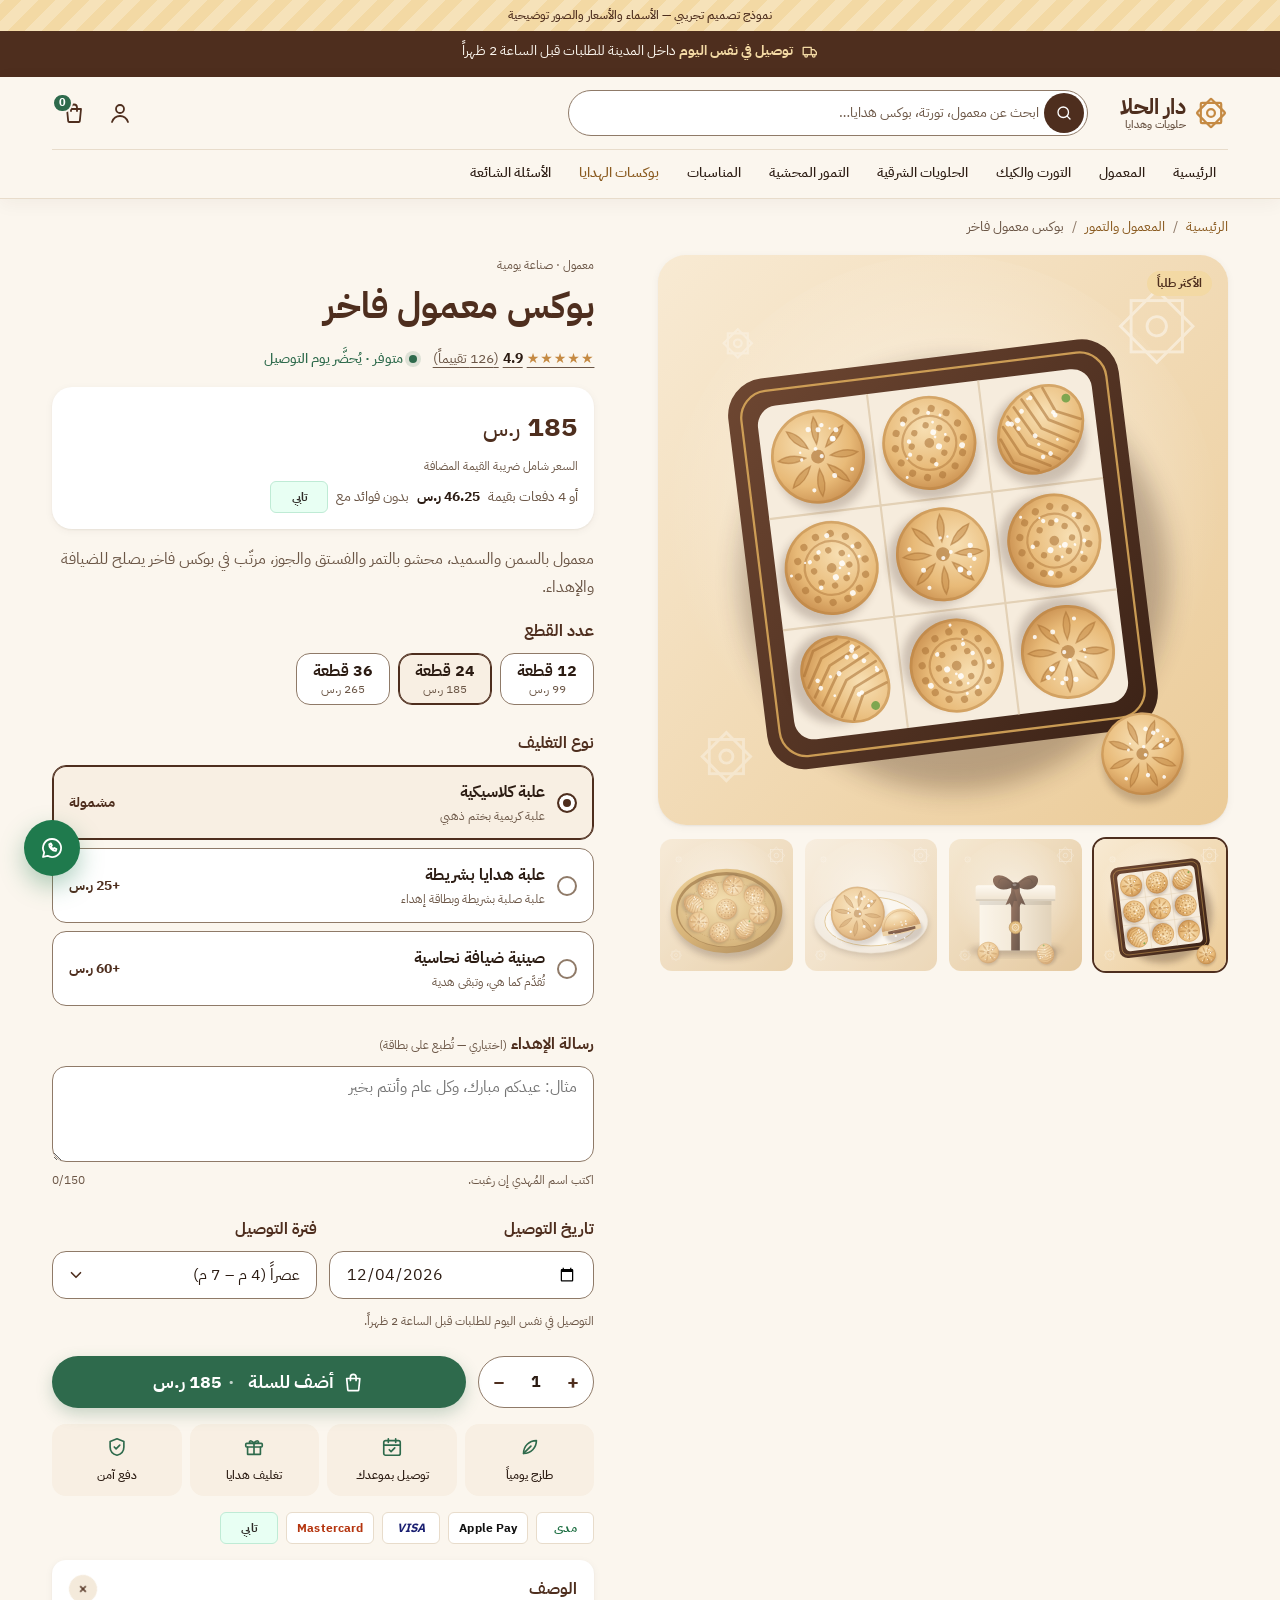
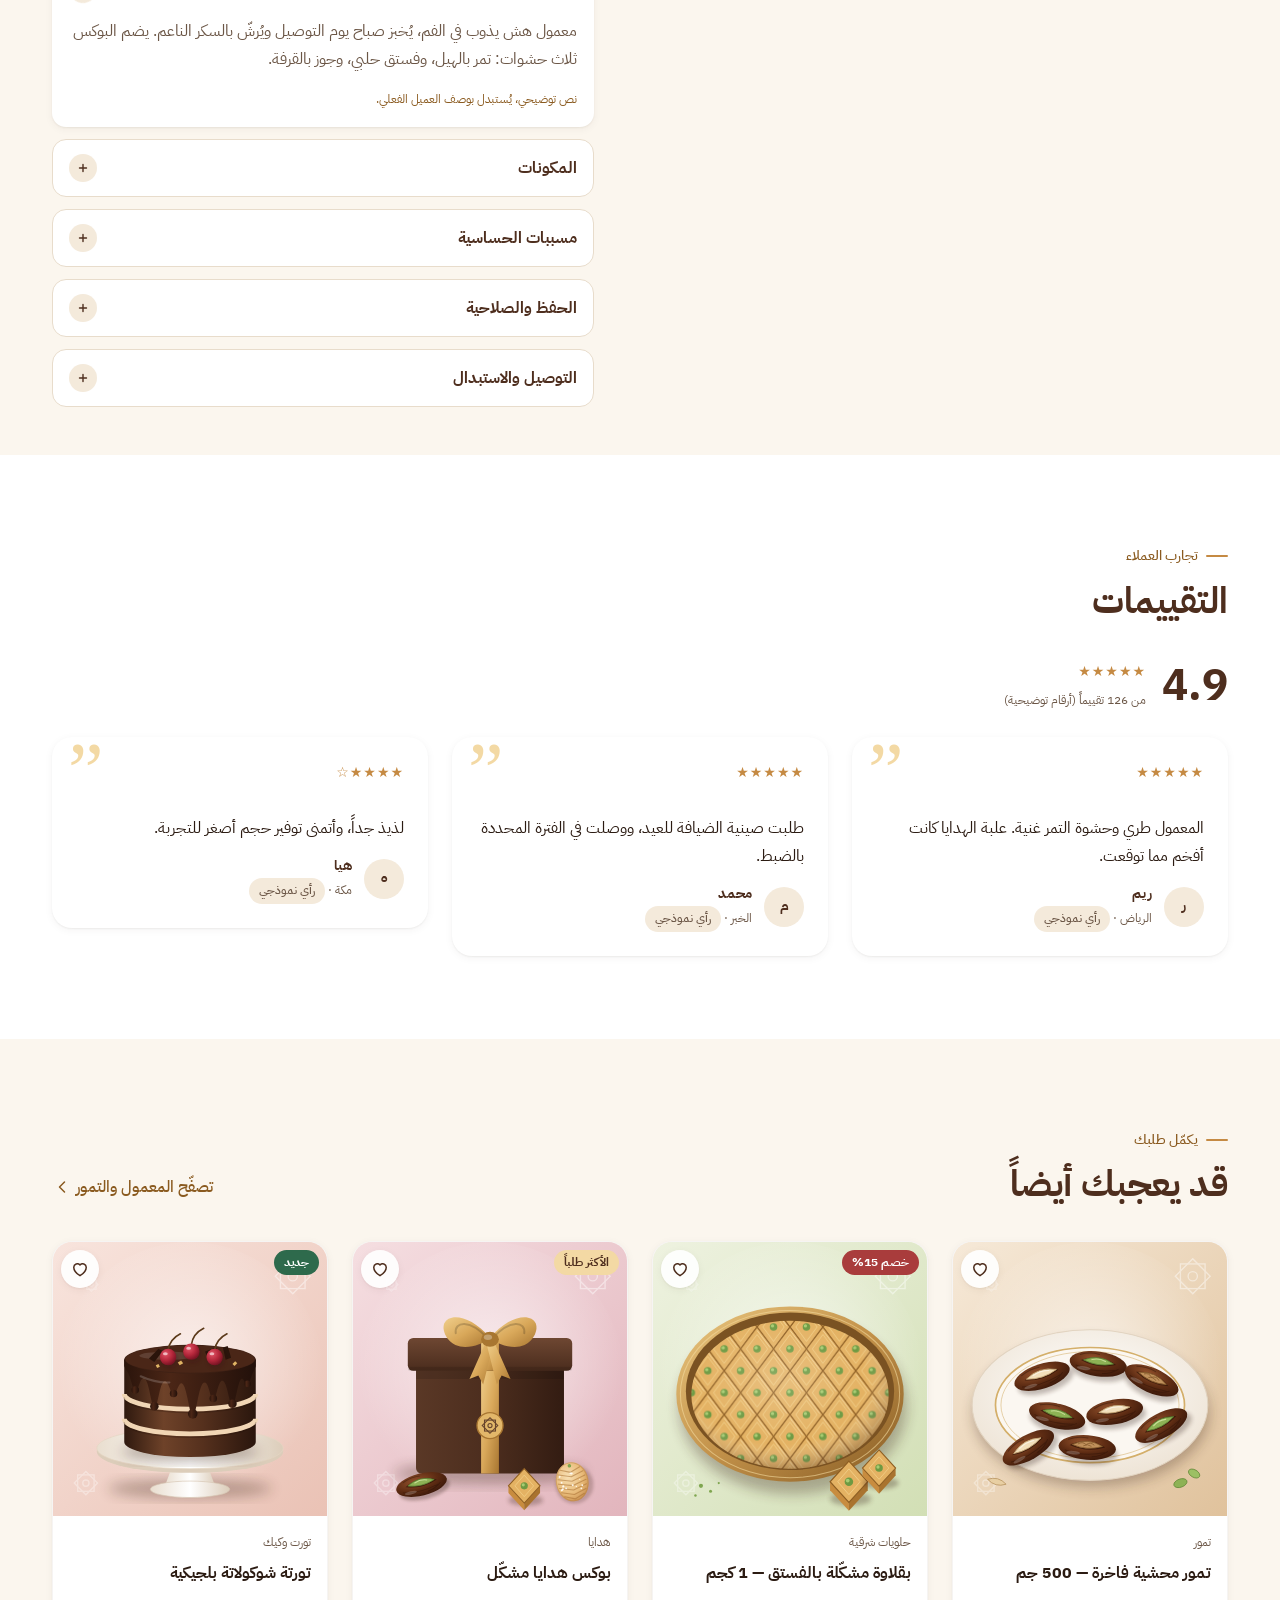
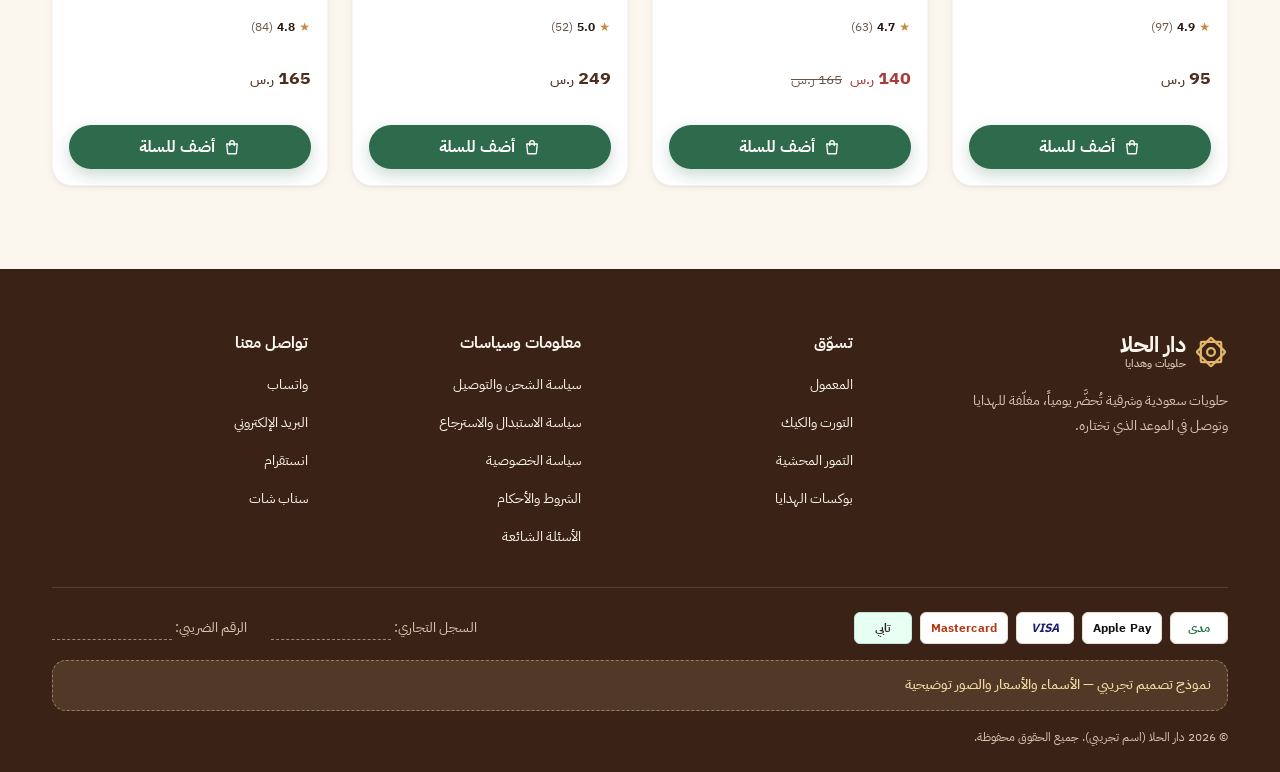
<file: product.html>
<!DOCTYPE html>
<html lang="ar" dir="rtl">
<head>
  <meta charset="utf-8">
  <meta name="viewport" content="width=device-width, initial-scale=1">
  <title>بوكس معمول فاخر | دار الحلا — نموذج تصميم تجريبي</title>
  <meta name="description" content="بوكس معمول فاخر بحشوات التمر والفستق والجوز، مع تغليف هدايا وتوصيل بموعد تختاره. صفحة منتج ضمن نموذج تصميم تجريبي.">
  <meta name="robots" content="noindex, nofollow">
  <meta name="theme-color" content="#4E2E1E">
  <link rel="icon" href="img/favicon.svg" type="image/svg+xml">
  <link rel="preconnect" href="https://fonts.googleapis.com">
  <link rel="preconnect" href="https://fonts.gstatic.com" crossorigin>
  <link rel="stylesheet" href="https://fonts.googleapis.com/css2?family=IBM+Plex+Sans+Arabic:wght@400;500;700&amp;display=swap">
  <link rel="stylesheet" href="styles.css">
</head>
<body class="page-product">

<!-- أيقونات SVG (Sprite) — تُستدعى بـ <use href="#i-..."> -->
<svg xmlns="http://www.w3.org/2000/svg" style="display:none" aria-hidden="true">
  <symbol id="i-menu" viewBox="0 0 24 24"><path d="M4 7h16M4 12h16M4 17h10"/></symbol>
  <symbol id="i-close" viewBox="0 0 24 24"><path d="M6 6l12 12M18 6 6 18"/></symbol>
  <symbol id="i-search" viewBox="0 0 24 24"><circle cx="11" cy="11" r="7"/><path d="m20 20-3.5-3.5"/></symbol>
  <symbol id="i-bag" viewBox="0 0 24 24"><path d="M5 8h14l-1.2 12.1a1 1 0 0 1-1 .9H7.2a1 1 0 0 1-1-.9L5 8Z"/><path d="M9 10V6.5a3 3 0 0 1 6 0V10"/></symbol>
  <symbol id="i-user" viewBox="0 0 24 24"><circle cx="12" cy="8" r="4"/><path d="M4 21c1.5-4 4.5-6 8-6s6.5 2 8 6"/></symbol>
  <symbol id="i-heart" viewBox="0 0 24 24"><path d="M12 20s-7.5-4.6-7.5-10.2A4.3 4.3 0 0 1 12 7.1a4.3 4.3 0 0 1 7.5 2.7C19.5 15.4 12 20 12 20Z"/></symbol>
  <symbol id="i-truck" viewBox="0 0 24 24"><path d="M3 6h11v10H3zM14 9h4l3 3.5V16h-7"/><circle cx="7" cy="17.5" r="1.8"/><circle cx="17.5" cy="17.5" r="1.8"/></symbol>
  <symbol id="i-check" viewBox="0 0 24 24"><circle cx="12" cy="12" r="9"/><path d="m8 12.2 2.8 2.8L16 9.5"/></symbol>
  <symbol id="i-fresh" viewBox="0 0 24 24"><path d="M5 19c0-8 6-14 14-14 0 8-6 14-14 14Z"/><path d="M5 19 13 11"/></symbol>
  <symbol id="i-gift" viewBox="0 0 24 24"><rect x="3" y="8" width="18" height="4" rx="1"/><path d="M5 12v8h14v-8M12 8v12"/><path d="M12 8C10.5 5 7 4.5 7 6.8 7 8 9 8 12 8Zm0 0c1.5-3 5-3.5 5-1.2C17 8 15 8 12 8Z"/></symbol>
  <symbol id="i-calendar" viewBox="0 0 24 24"><rect x="3" y="5" width="18" height="16" rx="2"/><path d="M3 10h18M8 3v4M16 3v4"/><path d="m9 15 2 2 4-4"/></symbol>
  <symbol id="i-shield" viewBox="0 0 24 24"><path d="M12 3 4.5 6v6c0 4.4 3.2 7.9 7.5 9 4.3-1.1 7.5-4.6 7.5-9V6L12 3Z"/><path d="m9 12 2 2 4-4"/></symbol>
  <symbol id="i-chat" viewBox="0 0 24 24"><path d="M12 3a9 9 0 0 0-7.8 13.5L3 21l4.6-1.2A9 9 0 1 0 12 3Z"/><path d="M9.2 8.2c-.4 3.2 3.4 7 6.6 6.6l.7-1.8-2.1-1-1 .9a4.6 4.6 0 0 1-2.4-2.4l.9-1-1-2.1-1.7.8Z"/></symbol>
  <symbol id="i-arrow" viewBox="0 0 24 24"><path d="M15 6l-6 6 6 6"/></symbol>
  <symbol id="i-moon" viewBox="0 0 24 24"><path d="M14 3.5a7.5 7.5 0 1 0 6.5 11.2A6.5 6.5 0 0 1 14 3.5Z"/><path d="m18 4 .6 1.4L20 6l-1.4.6L18 8l-.6-1.4L16 6l1.4-.6Z"/></symbol>
  <symbol id="i-rings" viewBox="0 0 24 24"><circle cx="9" cy="15" r="5"/><circle cx="15" cy="15" r="5"/><path d="m12 3 2 2-2 2-2-2 2-2Z"/></symbol>
  <symbol id="i-cap" viewBox="0 0 24 24"><path d="M2 9l10-5 10 5-10 5L2 9Z"/><path d="M6 11v4.5c0 1.5 2.7 3 6 3s6-1.5 6-3V11"/><path d="M21 9.5V15"/></symbol>
  <symbol id="i-baby" viewBox="0 0 24 24"><path d="M9.5 3h5M10.5 3v3M13.5 3v3"/><path d="M8 9a3 3 0 0 1 2.5-3h3A3 3 0 0 1 16 9v10a2 2 0 0 1-2 2h-4a2 2 0 0 1-2-2V9Z"/><path d="M8 12.5h3M8 16h3"/></symbol>
  <symbol id="i-briefcase" viewBox="0 0 24 24"><rect x="3" y="7" width="18" height="13" rx="2"/><path d="M9 7V5a2 2 0 0 1 2-2h2a2 2 0 0 1 2 2v2M3 13h18"/></symbol>
  <symbol id="i-palm" viewBox="0 0 24 24"><path d="M12 21V11"/><path d="M12 11C10 7.5 6.5 6.5 3 8c3 0 5 1 6.5 3"/><path d="M12 11c2-3.5 5.5-4.5 9-3-3 0-5 1-6.5 3"/><path d="M12 11c-.8-4-3.5-6.5-6.5-7 2 1.2 3.6 3.4 4.3 6.5"/><path d="M12 11c.8-4 3.5-6.5 6.5-7-2 1.2-3.6 3.4-4.3 6.5"/><path d="M8.5 21h7"/></symbol>
  <symbol id="i-star8" viewBox="0 0 40 40"><g transform="translate(20 20)"><rect x="-12" y="-12" width="24" height="24" rx="1.5"/><rect x="-12" y="-12" width="24" height="24" rx="1.5" transform="rotate(45)"/><circle r="4.6"/></g></symbol>
</svg>

<a class="skip-link" href="#main">تخطَّ إلى المحتوى</a>

<!-- شريط التنبيه بأن الصفحة نموذج -->
<div class="demo-bar" role="note">نموذج تصميم تجريبي — الأسماء والأسعار والصور توضيحية</div>

<!-- شريط الإعلان العلوي -->
<div class="announce">
  <p><svg class="icon" aria-hidden="true" focusable="false"><use href="#i-truck"/></svg> <span><strong>توصيل في نفس اليوم</strong> داخل المدينة للطلبات قبل الساعة 2 ظهراً</span></p>
</div>

<!-- رأس الصفحة -->
<header class="site-header">
  <div class="container">
    <div class="header-row">
      <button class="icon-btn nav-toggle" type="button" aria-controls="site-nav" aria-expanded="false" data-nav-open>
        <svg class="icon" aria-hidden="true" focusable="false"><use href="#i-menu"/></svg>
        <span class="visually-hidden">فتح القائمة</span>
      </button>

      <a class="logo" href="index.html" aria-label="دار الحلا — الصفحة الرئيسية">
        <svg class="logo__mark" viewBox="0 0 40 40" aria-hidden="true" focusable="false"><use href="#i-star8" fill="none" stroke="#C58A43" stroke-width="2.6"/></svg>
        <span class="logo__text"><span class="logo__name">دار الحلا</span><span class="logo__tag">حلويات وهدايا</span></span>
      </a>

      <div class="header-actions">
        <a class="icon-btn" href="#" data-demo-link aria-label="حسابي">
          <svg class="icon" aria-hidden="true" focusable="false"><use href="#i-user"/></svg>
        </a>
        <a class="icon-btn" href="#" data-demo-link data-cart-link aria-label="السلة، 0 منتجات">
          <svg class="icon" aria-hidden="true" focusable="false"><use href="#i-bag"/></svg>
          <span class="cart-count" data-cart-count aria-hidden="true">0</span>
        </a>
      </div>

      <form class="search" role="search" action="#" data-search>
        <label class="visually-hidden" for="q">ابحث في المتجر</label>
        <input class="search__input" id="q" name="q" type="search" placeholder="ابحث عن معمول، تورتة، بوكس هدايا…" autocomplete="off">
        <button class="search__btn" type="submit"><svg class="icon" aria-hidden="true" focusable="false"><use href="#i-search"/></svg><span class="visually-hidden">بحث</span></button>
      </form>
    </div>

    <div class="nav-overlay" data-nav-overlay></div>
    <nav class="nav" id="site-nav" aria-label="القائمة الرئيسية">
      <div class="nav__head">
        <span class="nav__title">الأقسام</span>
        <button class="icon-btn" type="button" data-nav-close>
          <svg class="icon" aria-hidden="true" focusable="false"><use href="#i-close"/></svg>
          <span class="visually-hidden">إغلاق القائمة</span>
        </button>
      </div>
      <ul class="nav__list">
        <li><a class="nav__link" href="index.html">الرئيسية</a></li>
        <li><a class="nav__link" href="category.html">المعمول</a></li>
        <li><a class="nav__link" href="index.html#best-sellers">التورت والكيك</a></li>
        <li><a class="nav__link" href="index.html#best-sellers">الحلويات الشرقية</a></li>
        <li><a class="nav__link" href="category.html">التمور المحشية</a></li>
        <li><a class="nav__link" href="index.html#occasions">المناسبات</a></li>
        <li><a class="nav__link nav__link--highlight" href="index.html#occasions">بوكسات الهدايا</a></li>
        <li><a class="nav__link" href="index.html#faq">الأسئلة الشائعة</a></li>
      </ul>
      <div class="nav__extra">
        <p>تحتاج مساعدة في اختيار هدية؟ راسلنا على واتساب.</p>
      </div>
    </nav>
  </div>
</header>

<main id="main">

  <nav class="breadcrumb container" aria-label="مسار التصفح">
    <ol>
      <li><a href="index.html">الرئيسية</a></li>
      <li><a href="category.html">المعمول والتمور</a></li>
      <li><span aria-current="page">بوكس معمول فاخر</span></li>
    </ol>
  </nav>

  <div class="container product">

    <!-- معرض الصور -->
    <section class="gallery" aria-label="صور المنتج">
      <figure class="gallery__main">
        <img src="img/maamoul.svg" width="400" height="400" alt="بوكس معمول فاخر مفتوح يضم 9 حبات بحشوات مختلفة" data-gallery-main>
        <div class="product-card__badges"><span class="badge badge--best">الأكثر طلباً</span></div>
      </figure>
      <ul class="gallery__thumbs">
        <li><button class="thumb" type="button" aria-current="true" data-thumb data-src="img/maamoul.svg" data-alt="بوكس معمول فاخر مفتوح يضم 9 حبات بحشوات مختلفة" aria-label="الصورة 1: البوكس مفتوحاً"><img src="img/maamoul.svg" width="400" height="400" alt=""></button></li>
        <li><button class="thumb" type="button" aria-current="false" data-thumb data-src="img/maamoul-closed.svg" data-alt="علبة المعمول مغلقة بشريطة بنية وختم ذهبي" aria-label="الصورة 2: العلبة مغلقة للإهداء"><img src="img/maamoul-closed.svg" width="400" height="400" alt="" loading="lazy"></button></li>
        <li><button class="thumb" type="button" aria-current="false" data-thumb data-src="img/maamoul-piece.svg" data-alt="حبة معمول عن قرب ونصف حبة تظهر حشوة التمر" aria-label="الصورة 3: الحشوة عن قرب"><img src="img/maamoul-piece.svg" width="400" height="400" alt="" loading="lazy"></button></li>
        <li><button class="thumb" type="button" aria-current="false" data-thumb data-src="img/maamoul-tray.svg" data-alt="صينية ضيافة نحاسية عليها حبات معمول مرتبة" aria-label="الصورة 4: على صينية الضيافة"><img src="img/maamoul-tray.svg" width="400" height="400" alt="" loading="lazy"></button></li>
      </ul>
    </section>

    <!-- معلومات المنتج والشراء -->
    <div class="product__info">
      <div>
        <p class="product-card__cat">معمول · صناعة يومية</p>
        <h1 class="product__title">بوكس معمول فاخر</h1>
      </div>

      <div class="product__meta">
        <a class="rating" href="#reviews"><span class="rating__stars" aria-hidden="true">★★★★★</span><strong>4.9</strong><span>(126 تقييماً)</span></a>
        <span class="stock">متوفر · يُحضَّر يوم التوصيل</span>
      </div>

      <div class="product__price">
        <p class="price"><span class="price__now"><span data-price>185</span>&nbsp;<span class="currency">ر.س</span></span></p>
        <p class="vat-note">السعر شامل ضريبة القيمة المضافة</p>
        <p class="bnpl">أو 4 دفعات بقيمة <strong><span data-bnpl>46.25</span> ر.س</strong> بدون فوائد مع <span class="pay pay--tabby">تابي</span></p>
      </div>

      <p class="product__lead">معمول بالسمن والسميد، محشو بالتمر والفستق والجوز، مرتّب في بوكس فاخر يصلح للضيافة والإهداء.</p>

      <form class="product__form" action="#" data-product-form data-product="بوكس معمول فاخر">

        <fieldset class="opt">
          <legend>عدد القطع</legend>
          <div class="chips">
            <div class="chip"><input type="radio" name="size" id="size-12" value="12" data-price="99" data-label="12&nbsp;قطعة"><label for="size-12">12&nbsp;قطعة <small>99&nbsp;ر.س</small></label></div>
            <div class="chip"><input type="radio" name="size" id="size-24" value="24" data-price="185" data-label="24&nbsp;قطعة" checked><label for="size-24">24&nbsp;قطعة <small>185&nbsp;ر.س</small></label></div>
            <div class="chip"><input type="radio" name="size" id="size-36" value="36" data-price="265" data-label="36&nbsp;قطعة"><label for="size-36">36&nbsp;قطعة <small>265&nbsp;ر.س</small></label></div>
          </div>
        </fieldset>

        <fieldset class="opt">
          <legend>نوع التغليف</legend>
          <div class="choices">
            <div class="choice"><input type="radio" name="wrap" id="wrap-classic" value="classic" data-price="0" checked><label for="wrap-classic"><span><span class="choice__name">علبة كلاسيكية</span><span class="choice__desc">علبة كريمية بختم ذهبي</span></span><span class="choice__price">مشمولة</span></label></div>
            <div class="choice"><input type="radio" name="wrap" id="wrap-gift" value="gift" data-price="25" data-label="علبة هدايا"><label for="wrap-gift"><span><span class="choice__name">علبة هدايا بشريطة</span><span class="choice__desc">علبة صلبة بشريطة وبطاقة إهداء</span></span><span class="choice__price">+25&nbsp;ر.س</span></label></div>
            <div class="choice"><input type="radio" name="wrap" id="wrap-tray" value="tray" data-price="60" data-label="صينية ضيافة"><label for="wrap-tray"><span><span class="choice__name">صينية ضيافة نحاسية</span><span class="choice__desc">تُقدَّم كما هي، وتبقى هدية</span></span><span class="choice__price">+60&nbsp;ر.س</span></label></div>
          </div>
        </fieldset>

        <div class="field">
          <label for="gift-msg">رسالة الإهداء <span class="opt__hint">(اختياري — تُطبع على بطاقة)</span></label>
          <textarea class="textarea" id="gift-msg" name="gift_message" maxlength="150" placeholder="مثال: عيدكم مبارك، وكل عام وأنتم بخير" aria-describedby="gift-help" data-gift-msg></textarea>
          <div class="field__foot"><span id="gift-help">اكتب اسم المُهدي إن رغبت.</span><span><span data-gift-count>0</span>/150</span></div>
        </div>

        <!-- ملاحظة للتطبيق: في سلة يُرجَّح أن يكون موعد التوصيل "خيار طلب" في السلة (باقة برو)، لا خياراً داخل صفحة المنتج. راجع wireframes.md -->
        <div class="field-row">
          <div class="field">
            <label for="delivery-date">تاريخ التوصيل</label>
            <input class="input" type="date" id="delivery-date" name="delivery_date" aria-describedby="date-help" data-date>
          </div>
          <div class="field">
            <label for="delivery-slot">فترة التوصيل</label>
            <select class="select" id="delivery-slot" name="delivery_slot">
              <option>صباحاً (10 ص – 1 م)</option>
              <option selected>عصراً (4 م – 7 م)</option>
              <option>مساءً (7 م – 10 م)</option>
            </select>
          </div>
        </div>
        <p class="opt__hint date-help" id="date-help">التوصيل في نفس اليوم للطلبات قبل الساعة 2 ظهراً.</p>

        <!-- شريط الشراء: يصبح ثابتاً أسفل الشاشة على الجوال -->
        <div class="buy-bar">
          <div class="qty">
            <button type="button" data-step="1" aria-label="زيادة الكمية">+</button>
            <input type="number" id="qty" name="qty" value="1" min="1" max="20" inputmode="numeric" aria-label="الكمية" data-qty>
            <button type="button" data-step="-1" aria-label="إنقاص الكمية">−</button>
          </div>
          <button class="btn btn--cta btn--lg" type="submit" data-submit>
            <svg class="icon" aria-hidden="true" focusable="false"><use href="#i-bag"/></svg>
            أضف للسلة <span class="buy-bar__total" data-total>185&nbsp;ر.س</span>
          </button>
        </div>
      </form>

      <ul class="trust" aria-label="ضماناتنا">
        <li><svg class="icon" aria-hidden="true" focusable="false"><use href="#i-fresh"/></svg>طازج يومياً</li>
        <li><svg class="icon" aria-hidden="true" focusable="false"><use href="#i-calendar"/></svg>توصيل بموعدك</li>
        <li><svg class="icon" aria-hidden="true" focusable="false"><use href="#i-gift"/></svg>تغليف هدايا</li>
        <li><svg class="icon" aria-hidden="true" focusable="false"><use href="#i-shield"/></svg>دفع آمن</li>
      </ul>

      <ul class="pay-list" aria-label="طرق الدفع المقبولة">
        <li class="pay pay--mada">مدى</li>
        <li class="pay pay--apple">Apple Pay</li>
        <li class="pay pay--visa">VISA</li>
        <li class="pay pay--mc">Mastercard</li>
        <li class="pay pay--tabby">تابي</li>
      </ul>

      <!-- الأوصاف -->
      <div class="product-details">
        <details class="acc" open>
          <summary>الوصف</summary>
          <div class="acc__body">
            <p>معمول هش يذوب في الفم، يُخبز صباح يوم التوصيل ويُرشّ بالسكر الناعم. يضم البوكس ثلاث حشوات: تمر بالهيل، وفستق حلبي، وجوز بالقرفة.</p>
            <p class="note-demo">نص توضيحي، يُستبدل بوصف العميل الفعلي.</p>
          </div>
        </details>
        <details class="acc">
          <summary>المكونات</summary>
          <div class="acc__body">
            <p>سميد، طحين قمح، سمن، سكر، عجوة تمر، فستق حلبي، جوز، هيل، ماء ورد، سكر ناعم.</p>
            <p class="note-demo">قائمة توضيحية، تُعتمد المكونات الفعلية من العميل.</p>
          </div>
        </details>
        <details class="acc">
          <summary>مسببات الحساسية</summary>
          <div class="acc__body">
            <ul class="allergen" aria-label="يحتوي على">
              <li>قمح (غلوتين)</li>
              <li>حليب ومشتقاته</li>
              <li>مكسرات</li>
            </ul>
            <p>يُحضَّر في مطبخ يتعامل مع السمسم والبيض.</p>
            <p class="note-demo">بيانات توضيحية، تُعتمد من العميل.</p>
          </div>
        </details>
        <details class="acc">
          <summary>الحفظ والصلاحية</summary>
          <div class="acc__body">
            <ul>
              <li>يُحفظ في علبة محكمة بعيداً عن الحرارة والرطوبة.</li>
              <li>أفضل طعم خلال 7 أيام من الاستلام، ويمكن تجميده حتى شهر.</li>
            </ul>
            <p class="note-demo">مدد توضيحية، تُعتمد من العميل.</p>
          </div>
        </details>
        <details class="acc">
          <summary>التوصيل والاستبدال</summary>
          <div class="acc__body">
            <p>نوصل داخل المدينة في الموعد الذي تختاره. لأن المنتج غذائي طازج، لا يُستبدل إلا إذا وصل تالفاً أو مخالفاً للطلب.</p>
            <p class="note-demo">صياغة توضيحية، تُعتمد من سياسة العميل.</p>
          </div>
        </details>
      </div>
    </div>
  </div>

  <!-- التقييمات -->
  <section class="section section--white" id="reviews" aria-labelledby="reviews-title">
    <div class="container">
      <div class="section-head">
        <div>
          <p class="eyebrow">تجارب العملاء</p>
          <h2 class="section-title" id="reviews-title">التقييمات</h2>
        </div>
      </div>
      <div class="rating-summary">
        <span class="rating-summary__score">4.9</span>
        <span><span class="rating__stars" aria-hidden="true">★★★★★</span><br><span class="product-card__cat">من 126 تقييماً (أرقام توضيحية)</span></span>
      </div>
      <ul class="reviews">
        <li>
          <figure class="review">
            <p class="rating"><span class="rating__stars" aria-hidden="true">★★★★★</span><span class="visually-hidden">5 من 5</span></p>
            <blockquote><p>المعمول طري وحشوة التمر غنية. علبة الهدايا كانت أفخم مما توقعت.</p></blockquote>
            <figcaption><span class="review__avatar" aria-hidden="true">ر</span><span><span class="review__name">ريم</span><span class="review__meta">الرياض · <span class="badge badge--demo">رأي نموذجي</span></span></span></figcaption>
          </figure>
        </li>
        <li>
          <figure class="review">
            <p class="rating"><span class="rating__stars" aria-hidden="true">★★★★★</span><span class="visually-hidden">5 من 5</span></p>
            <blockquote><p>طلبت صينية الضيافة للعيد، ووصلت في الفترة المحددة بالضبط.</p></blockquote>
            <figcaption><span class="review__avatar" aria-hidden="true">م</span><span><span class="review__name">محمد</span><span class="review__meta">الخبر · <span class="badge badge--demo">رأي نموذجي</span></span></span></figcaption>
          </figure>
        </li>
        <li>
          <figure class="review">
            <p class="rating"><span class="rating__stars" aria-hidden="true">★★★★☆</span><span class="visually-hidden">4 من 5</span></p>
            <blockquote><p>لذيذ جداً، وأتمنى توفير حجم أصغر للتجربة.</p></blockquote>
            <figcaption><span class="review__avatar" aria-hidden="true">ه</span><span><span class="review__name">هيا</span><span class="review__meta">مكة · <span class="badge badge--demo">رأي نموذجي</span></span></span></figcaption>
          </figure>
        </li>
      </ul>
    </div>
  </section>

  <!-- منتجات مقترحة -->
  <section class="section" aria-labelledby="related-title">
    <div class="container">
      <div class="section-head">
        <div>
          <p class="eyebrow">يكمّل طلبك</p>
          <h2 class="section-title" id="related-title">قد يعجبك أيضاً</h2>
        </div>
        <a class="link-more" href="category.html">تصفّح المعمول والتمور <svg class="icon" aria-hidden="true" focusable="false"><use href="#i-arrow"/></svg></a>
      </div>
      <ul class="product-grid product-grid--4">
        <li>
          <article class="product-card">
            <a class="product-card__media" href="#" data-demo-link tabindex="-1" aria-hidden="true">
              <img src="img/dates.svg" width="400" height="400" alt="طبق تمور محشية باللوز والفستق والجوز" loading="lazy">
            </a>
            <button class="wish" type="button" aria-pressed="false" aria-label="أضف التمور المحشية إلى المفضلة"><svg class="icon" aria-hidden="true" focusable="false"><use href="#i-heart"/></svg></button>
            <div class="product-card__body">
              <p class="product-card__cat">تمور</p>
              <h3 class="product-card__title"><a href="#" data-demo-link>تمور محشية فاخرة — 500&nbsp;جم</a></h3>
              <p class="rating"><span class="rating__stars" aria-hidden="true">★</span><strong aria-hidden="true">4.9</strong><span aria-hidden="true">(97)</span><span class="visually-hidden">التقييم 4.9 من 5 من 97 تقييماً</span></p>
              <p class="price"><span class="price__now">95&nbsp;<span class="currency">ر.س</span></span></p>
              <button class="btn btn--cta btn--block" type="button" data-add-to-cart data-product="تمور محشية فاخرة"><svg class="icon" aria-hidden="true" focusable="false"><use href="#i-bag"/></svg> أضف للسلة</button>
            </div>
          </article>
        </li>
        <li>
          <article class="product-card">
            <a class="product-card__media" href="#" data-demo-link tabindex="-1" aria-hidden="true">
              <img src="img/baklava.svg" width="400" height="400" alt="صينية بقلاوة مقطعة معينات ومزينة بالفستق الحلبي" loading="lazy">
            </a>
            <div class="product-card__badges"><span class="badge badge--sale">خصم 15%</span></div>
            <button class="wish" type="button" aria-pressed="false" aria-label="أضف البقلاوة المشكّلة إلى المفضلة"><svg class="icon" aria-hidden="true" focusable="false"><use href="#i-heart"/></svg></button>
            <div class="product-card__body">
              <p class="product-card__cat">حلويات شرقية</p>
              <h3 class="product-card__title"><a href="#" data-demo-link>بقلاوة مشكّلة بالفستق — 1&nbsp;كجم</a></h3>
              <p class="rating"><span class="rating__stars" aria-hidden="true">★</span><strong aria-hidden="true">4.7</strong><span aria-hidden="true">(63)</span><span class="visually-hidden">التقييم 4.7 من 5 من 63 تقييماً</span></p>
              <p class="price"><span class="price__now price__now--sale">140&nbsp;<span class="currency">ر.س</span></span><del class="price__old"><span class="visually-hidden">السعر قبل الخصم </span>165&nbsp;ر.س</del></p>
              <button class="btn btn--cta btn--block" type="button" data-add-to-cart data-product="بقلاوة مشكّلة"><svg class="icon" aria-hidden="true" focusable="false"><use href="#i-bag"/></svg> أضف للسلة</button>
            </div>
          </article>
        </li>
        <li>
          <article class="product-card">
            <a class="product-card__media" href="#" data-demo-link tabindex="-1" aria-hidden="true">
              <img src="img/giftbox.svg" width="400" height="400" alt="علبة هدايا بنية بشريطة ذهبية وأمامها تمرة ومعمول وقطعة بقلاوة" loading="lazy">
            </a>
            <div class="product-card__badges"><span class="badge badge--best">الأكثر طلباً</span></div>
            <button class="wish" type="button" aria-pressed="false" aria-label="أضف بوكس الهدايا المشكّل إلى المفضلة"><svg class="icon" aria-hidden="true" focusable="false"><use href="#i-heart"/></svg></button>
            <div class="product-card__body">
              <p class="product-card__cat">هدايا</p>
              <h3 class="product-card__title"><a href="#" data-demo-link>بوكس هدايا مشكّل</a></h3>
              <p class="rating"><span class="rating__stars" aria-hidden="true">★</span><strong aria-hidden="true">5.0</strong><span aria-hidden="true">(52)</span><span class="visually-hidden">التقييم 5 من 5 من 52 تقييماً</span></p>
              <p class="price"><span class="price__now">249&nbsp;<span class="currency">ر.س</span></span></p>
              <button class="btn btn--cta btn--block" type="button" data-add-to-cart data-product="بوكس هدايا مشكّل"><svg class="icon" aria-hidden="true" focusable="false"><use href="#i-bag"/></svg> أضف للسلة</button>
            </div>
          </article>
        </li>
        <li>
          <article class="product-card">
            <a class="product-card__media" href="#" data-demo-link tabindex="-1" aria-hidden="true">
              <img src="img/cake.svg" width="400" height="400" alt="تورتة شوكولاتة بطبقات كريمة وصوص شوكولاتة وكرز" loading="lazy">
            </a>
            <div class="product-card__badges"><span class="badge badge--new">جديد</span></div>
            <button class="wish" type="button" aria-pressed="false" aria-label="أضف تورتة الشوكولاتة إلى المفضلة"><svg class="icon" aria-hidden="true" focusable="false"><use href="#i-heart"/></svg></button>
            <div class="product-card__body">
              <p class="product-card__cat">تورت وكيك</p>
              <h3 class="product-card__title"><a href="#" data-demo-link>تورتة شوكولاتة بلجيكية</a></h3>
              <p class="rating"><span class="rating__stars" aria-hidden="true">★</span><strong aria-hidden="true">4.8</strong><span aria-hidden="true">(84)</span><span class="visually-hidden">التقييم 4.8 من 5 من 84 تقييماً</span></p>
              <p class="price"><span class="price__now">165&nbsp;<span class="currency">ر.س</span></span></p>
              <button class="btn btn--cta btn--block" type="button" data-add-to-cart data-product="تورتة شوكولاتة بلجيكية"><svg class="icon" aria-hidden="true" focusable="false"><use href="#i-bag"/></svg> أضف للسلة</button>
            </div>
          </article>
        </li>
      </ul>
    </div>
  </section>

</main>


<!-- التذييل -->
<footer class="site-footer">
  <div class="container">
    <div class="footer-grid">
      <div class="footer-brand">
        <a class="logo" href="index.html" aria-label="دار الحلا — الصفحة الرئيسية">
          <svg class="logo__mark" viewBox="0 0 40 40" aria-hidden="true" focusable="false"><use href="#i-star8" fill="none" stroke="#E2B76A" stroke-width="2.6"/></svg>
          <span class="logo__text"><span class="logo__name">دار الحلا</span><span class="logo__tag">حلويات وهدايا</span></span>
        </a>
        <p>حلويات سعودية وشرقية تُحضَّر يومياً، مغلّفة للهدايا وتوصل في الموعد الذي تختاره.</p>
      </div>
      <div>
        <h2 class="footer-title">تسوّق</h2>
        <ul class="footer-links">
          <li><a href="category.html">المعمول</a></li>
          <li><a href="index.html#best-sellers">التورت والكيك</a></li>
          <li><a href="category.html">التمور المحشية</a></li>
          <li><a href="index.html#occasions">بوكسات الهدايا</a></li>
        </ul>
      </div>
      <div>
        <h2 class="footer-title">معلومات وسياسات</h2>
        <ul class="footer-links">
          <li><a href="#" data-demo-link>سياسة الشحن والتوصيل</a></li>
          <li><a href="#" data-demo-link>سياسة الاستبدال والاسترجاع</a></li>
          <li><a href="#" data-demo-link>سياسة الخصوصية</a></li>
          <li><a href="#" data-demo-link>الشروط والأحكام</a></li>
          <li><a href="index.html#faq">الأسئلة الشائعة</a></li>
        </ul>
      </div>
      <div>
        <h2 class="footer-title">تواصل معنا</h2>
        <ul class="footer-links">
          <li><a href="#" data-demo-link data-whatsapp>واتساب</a></li>
          <li><a href="#" data-demo-link>البريد الإلكتروني</a></li>
          <li><a href="#" data-demo-link>انستقرام</a></li>
          <li><a href="#" data-demo-link>سناب شات</a></li>
        </ul>
      </div>
    </div>

    <div class="footer-legal">
      <ul class="pay-list" aria-label="طرق الدفع المقبولة">
        <li class="pay pay--mada">مدى</li>
        <li class="pay pay--apple">Apple Pay</li>
        <li class="pay pay--visa">VISA</li>
        <li class="pay pay--mc">Mastercard</li>
        <li class="pay pay--tabby">تابي</li>
      </ul>
      <ul class="legal-ids">
        <li>السجل التجاري: <span class="blank-field">&nbsp;</span></li>
        <li>الرقم الضريبي: <span class="blank-field">&nbsp;</span></li>
      </ul>
      <p class="footer-demo">نموذج تصميم تجريبي — الأسماء والأسعار والصور توضيحية</p>
      <p class="copyright">© 2026 دار الحلا (اسم تجريبي). جميع الحقوق محفوظة.</p>
    </div>
  </div>
</footer>

<!-- زر واتساب العائم -->
<a class="wa-fab" href="#" data-demo-link data-whatsapp aria-label="تواصل معنا عبر واتساب">
  <svg class="icon" aria-hidden="true" focusable="false"><use href="#i-chat"/></svg>
</a>

<!-- رسالة التأكيد -->
<div class="toast" role="status" aria-live="polite" data-toast>
  <svg class="icon" aria-hidden="true" focusable="false"><use href="#i-check"/></svg>
  <span data-toast-text></span>
</div>

<script src="app.js" defer></script>
</body>
</html>
</file>
<file: styles.css>
/* ==========================================================================
   دار الحلا — معاينة تصميم تجريبية (Demo)
   الملف: 02-design/preview/styles.css
   الغرض: معاينة ثابتة يعتمدها العميل قبل التطبيق على سلة.
   ملاحظة: هذا الملف لا يُلصق في سلة كما هو. الذي يُنقل لاحقاً إلى
   03-theme-css/custom.css هو "المتغيرات" (القسم 1) وأنماط المكوّنات بعد
   إعادة كتابتها على محددات قالب سلة الفعلي. راجع README.md في هذا المجلد.
   البنية: 1) المتغيرات  2) الأساس  3) أدوات التخطيط  4) الأزرار والشارات
           5) الرأس والتنقل  6) أقسام الصفحة الرئيسية  7) بطاقة المنتج
           8) صفحة المنتج  8ب) صفحة التصنيف  9) التذييل والعناصر العائمة
           10) نقاط التجاوب
   ========================================================================== */

/* ==========================================================================
   1) المتغيرات (Design Tokens) — غيّر الهوية من هنا فقط
   ========================================================================== */
:root {
  /* الخط: خط واحد من Google Fonts + خطوط النظام احتياطاً */
  --font-base: "IBM Plex Sans Arabic", system-ui, -apple-system, "Segoe UI", Tahoma, "Geeza Pro", "Noto Sans Arabic", sans-serif;

  /* الخلفيات والأسطح */
  --color-bg: #FBF6EE;           /* كريمي: خلفية الصفحة */
  --color-surface: #FFFFFF;      /* البطاقات والحقول */
  --color-surface-alt: #F4EADB;  /* بيج: أقسام متناوبة */
  --color-surface-soft: #F8EFE3; /* بيج أفتح: خلفيات صغيرة */

  /* النصوص */
  --color-text: #2B1B12;         /* نص أساسي — 15.4:1 على الكريمي */
  --color-text-muted: #6B5646;   /* نص ثانوي — 6.4:1 على الكريمي */
  --color-text-inverse: #FBF6EE; /* نص على الخلفيات الداكنة */
  --color-text-inverse-muted: #D9C7B3; /* 7.4:1 على الشوكولاتة */

  /* الهوية */
  --color-primary: #4E2E1E;       /* بني شوكولاتة: الشعار، العناوين، الأشرطة */
  --color-primary-dark: #3B2216;  /* التذييل وحالة الضغط */
  --color-accent: #C58A43;        /* كراميل: زخارف ونجوم وخطوط فقط (ليس لنص صغير) */
  --color-accent-soft: #F3D9A4;   /* كراميل فاتح: خلفية شارة الأكثر طلباً */
  --color-accent-text: #8A5A1F;   /* كراميل غامق: نص/روابط مميزة — 5.5:1 */

  /* زر الشراء (CTA) */
  --color-cta: #2E6A4C;           /* أخضر فستقي داكن — أبيض عليه 6.4:1 */
  --color-cta-hover: #245A3F;     /* 8.1:1 */
  --color-cta-active: #1C4932;
  --color-on-cta: #FFFFFF;

  /* الحالات والشارات */
  --color-sale: #A93C3C;          /* الخصم — أبيض عليه 6.2:1 */
  --color-new: #2E6A4C;           /* جديد */
  --color-success: #2E6A4C;
  --color-focus: #8A5A1F;         /* حلقة التركيز */

  /* الحدود */
  --color-border: #E8DCCB;        /* حدود زخرفية للبطاقات */
  --color-border-strong: #8F7A68; /* حدود الحقول — 4.1:1 (يتجاوز 3:1 المطلوب) */

  /* ألوان بطاقات المناسبات (خلفيات فاتحة، النص فوقها بلون الشوكولاتة) */
  --tone-eid: #F3E3C8;
  --tone-wedding: #F5DEE1;
  --tone-grad: #E4ECDC;
  --tone-baby: #E3ECF2;
  --tone-corporate: #EEE5DA;
  --tone-national: #DCEBDF;

  /* الطباعة: مقياس مرن */
  --fs-xs: 0.75rem;     /* 12 */
  --fs-sm: 0.875rem;    /* 14 */
  --fs-base: 1rem;      /* 16 */
  --fs-md: 1.125rem;    /* 18 */
  --fs-lg: 1.25rem;     /* 20 */
  --fs-xl: clamp(1.375rem, 1.15rem + 1vw, 1.75rem);   /* 22 → 28 */
  --fs-2xl: clamp(1.625rem, 1.25rem + 1.6vw, 2.25rem); /* 26 → 36 */
  --fs-hero: clamp(1.875rem, 1.2rem + 3vw, 3.25rem);   /* 30 → 52 */
  --lh-tight: 1.35;
  --lh-base: 1.75;      /* العربية تحتاج ارتفاع سطر أكبر */
  --fw-regular: 400;
  --fw-medium: 500;
  --fw-bold: 700;

  /* المسافات (شبكة 4 بكسل) */
  --space-1: 0.25rem;  /* 4 */
  --space-2: 0.5rem;   /* 8 */
  --space-3: 0.75rem;  /* 12 */
  --space-4: 1rem;     /* 16 */
  --space-5: 1.5rem;   /* 24 */
  --space-6: 2rem;     /* 32 */
  --space-7: 3rem;     /* 48 */
  --space-8: 4rem;     /* 64 */
  --space-9: 6rem;     /* 96 */
  --section-y: clamp(3rem, 2rem + 4vw, 6rem);

  /* الزوايا */
  --radius-sm: 8px;
  --radius-md: 14px;
  --radius-lg: 20px;
  --radius-xl: 28px;
  --radius-pill: 999px;

  /* الظلال (مبنية على لون الشوكولاتة لا الأسود، لتبقى دافئة) */
  --shadow-sm: 0 1px 2px rgba(59, 34, 22, 0.06), 0 2px 8px rgba(59, 34, 22, 0.05);
  --shadow-md: 0 6px 24px rgba(59, 34, 22, 0.10);
  --shadow-lg: 0 18px 44px rgba(59, 34, 22, 0.16);

  /* أخرى */
  --container: 1200px;
  --gutter: 1rem;
  --header-h: 64px;
  --ease: cubic-bezier(.2, .7, .2, 1);
  --t-fast: 160ms;
  --t-base: 240ms;
  --tap: 44px; /* أصغر مساحة لمس */
}

/* ==========================================================================
   2) الأساس (Reset خفيف)
   ========================================================================== */
*, *::before, *::after { box-sizing: border-box; }
html { -webkit-text-size-adjust: 100%; text-size-adjust: 100%; scroll-behavior: smooth; scroll-padding-top: calc(var(--header-h) + 16px); }
body {
  margin: 0;
  font-family: var(--font-base);
  font-size: var(--fs-base);
  line-height: var(--lh-base);
  color: var(--color-text);
  background: var(--color-bg);
  -webkit-font-smoothing: antialiased;
  text-rendering: optimizeLegibility;
}
[hidden] { display: none !important; } /* يضمن أن الإخفاء بـ JS يغلب أي display في المكوّنات */
img, svg { display: block; max-width: 100%; }
img { height: auto; }
h1, h2, h3, h4 { margin: 0 0 var(--space-3); line-height: var(--lh-tight); font-weight: var(--fw-bold); color: var(--color-primary); }
p { margin: 0 0 var(--space-4); }
a { color: inherit; text-decoration-thickness: 1px; text-underline-offset: 4px; }
ul, ol { margin: 0; padding: 0; }
button, input, select, textarea { font: inherit; color: inherit; }
button { cursor: pointer; }
del { text-decoration-thickness: 1px; }

:focus-visible { outline: 3px solid var(--color-focus); outline-offset: 2px; border-radius: 4px; }

.visually-hidden {
  position: absolute !important; width: 1px; height: 1px; padding: 0; margin: -1px;
  overflow: hidden; clip: rect(0 0 0 0); white-space: nowrap; border: 0;
}
.skip-link {
  position: absolute; inset-inline-start: var(--space-4); top: -60px; z-index: 200;
  background: var(--color-primary); color: var(--color-text-inverse);
  padding: var(--space-2) var(--space-4); border-radius: var(--radius-sm); text-decoration: none;
  transition: top var(--t-fast);
}
.skip-link:focus { top: var(--space-2); }

.icon { width: 1.25em; height: 1.25em; flex: none; fill: none; stroke: currentColor; stroke-width: 1.8; stroke-linecap: round; stroke-linejoin: round; }

/* ==========================================================================
   3) أدوات التخطيط
   ========================================================================== */
.container { width: 100%; max-width: var(--container); margin-inline: auto; padding-inline: var(--gutter); }
.section { padding-block: var(--section-y); }
.section--alt { background: var(--color-surface-alt); }
.section--white { background: var(--color-surface); }

.section-head { display: flex; align-items: flex-end; justify-content: space-between; gap: var(--space-4); margin-bottom: var(--space-6); }
.section-head--center { flex-direction: column; align-items: center; text-align: center; }
.section-title { font-size: var(--fs-2xl); margin: 0; }
.section-sub { color: var(--color-text-muted); margin: var(--space-2) 0 0; max-width: 56ch; }
.eyebrow {
  display: inline-flex; align-items: center; gap: var(--space-2);
  font-size: var(--fs-sm); font-weight: var(--fw-medium); color: var(--color-accent-text);
  margin-bottom: var(--space-2);
}
.eyebrow::before { content: ""; width: 22px; height: 2px; background: var(--color-accent); border-radius: 2px; }
.section-head--center .eyebrow::after { content: ""; width: 22px; height: 2px; background: var(--color-accent); border-radius: 2px; }
.link-more {
  display: inline-flex; align-items: center; gap: var(--space-1); white-space: nowrap;
  color: var(--color-accent-text); font-weight: var(--fw-medium); text-decoration: none;
  min-height: var(--tap);
}
.link-more:hover { text-decoration: underline; }

/* ==========================================================================
   4) الأزرار والشارات
   ========================================================================== */
.btn {
  display: inline-flex; align-items: center; justify-content: center; gap: var(--space-2);
  min-height: 48px; padding: 0 var(--space-5);
  border: 2px solid transparent; border-radius: var(--radius-pill);
  font-weight: var(--fw-bold); font-size: var(--fs-base); line-height: 1.2; text-decoration: none; text-align: center;
  transition: background-color var(--t-fast) var(--ease), color var(--t-fast), border-color var(--t-fast), transform var(--t-fast), box-shadow var(--t-fast);
  -webkit-tap-highlight-color: transparent;
}
.btn:active { transform: translateY(1px) scale(.99); }
.btn[disabled], .btn[aria-disabled="true"] { opacity: .5; cursor: not-allowed; transform: none; }
.btn--block { width: 100%; }
.btn--sm { min-height: 40px; padding: 0 var(--space-4); font-size: var(--fs-sm); }
.btn--lg { min-height: 56px; padding: 0 var(--space-6); font-size: var(--fs-md); }

/* زر الشراء: اللون الوحيد بالأخضر في الصفحة حتى لا ينافسه شيء */
.btn--cta { background: var(--color-cta); color: var(--color-on-cta); box-shadow: 0 6px 16px rgba(46, 106, 76, .25); }
.btn--cta:hover { background: var(--color-cta-hover); box-shadow: 0 8px 20px rgba(46, 106, 76, .3); }
.btn--cta:active { background: var(--color-cta-active); }
.btn--cta.is-added { background: var(--color-primary); }

.btn--primary { background: var(--color-primary); color: var(--color-text-inverse); }
.btn--primary:hover { background: var(--color-primary-dark); }

.btn--outline { background: transparent; color: var(--color-primary); border-color: var(--color-primary); }
.btn--outline:hover { background: var(--color-primary); color: var(--color-text-inverse); }

.btn--ghost { background: transparent; color: var(--color-primary); min-height: var(--tap); padding: 0 var(--space-3); }
.btn--ghost:hover { background: var(--color-surface-alt); }

.icon-btn {
  position: relative; display: inline-grid; place-items: center;
  width: var(--tap); height: var(--tap); border-radius: var(--radius-pill);
  background: transparent; border: 0; color: var(--color-primary); text-decoration: none;
  transition: background-color var(--t-fast);
}
.icon-btn:hover { background: var(--color-surface-alt); }
.icon-btn .icon { width: 24px; height: 24px; }

/* الشارات */
.badge {
  display: inline-flex; align-items: center; gap: 4px;
  padding: 3px 10px; border-radius: var(--radius-pill);
  font-size: var(--fs-xs); font-weight: var(--fw-bold); line-height: 1.6; white-space: nowrap;
}
.badge--best { background: var(--color-accent-soft); color: var(--color-primary); }
.badge--new { background: var(--color-new); color: #fff; }
.badge--sale { background: var(--color-sale); color: #fff; }
.badge--demo { background: var(--color-surface-alt); color: var(--color-text-muted); font-weight: var(--fw-medium); }

/* التقييم */
.rating { display: inline-flex; align-items: center; gap: 4px; font-size: var(--fs-sm); color: var(--color-text-muted); }
.rating__stars { color: var(--color-accent); letter-spacing: 1px; font-size: var(--fs-sm); }
.rating strong { color: var(--color-text); font-weight: var(--fw-bold); }

/* السعر */
.price { display: flex; flex-wrap: wrap; align-items: baseline; gap: 2px var(--space-2); }
.price__now { font-size: var(--fs-md); font-weight: var(--fw-bold); color: var(--color-primary); }
.price__now--sale { color: var(--color-sale); }
.price__old { font-size: var(--fs-sm); color: var(--color-text-muted); }
.currency { font-size: .8em; font-weight: var(--fw-medium); }

/* ==========================================================================
   5) الرأس والتنقل
   ========================================================================== */
.demo-bar {
  background: repeating-linear-gradient(-45deg, var(--color-accent-soft) 0 12px, #F6E2B9 12px 24px);
  color: var(--color-primary); text-align: center;
  font-size: var(--fs-xs); font-weight: var(--fw-medium); padding: 6px var(--gutter); line-height: 1.6;
}
.announce {
  background: var(--color-primary); color: var(--color-text-inverse);
  font-size: var(--fs-sm); text-align: center; padding: 8px var(--gutter);
}
.announce p { margin: 0; display: inline-flex; align-items: center; gap: var(--space-2); }
.announce .icon { color: var(--color-accent-soft); }
.announce strong { color: var(--color-accent-soft); font-weight: var(--fw-bold); }

.site-header {
  position: sticky; top: 0; z-index: 50;
  /* خلفية صلبة عمداً: backdrop-filter يكسر تموضع درج القائمة الثابت داخل الرأس */
  background: var(--color-bg);
  border-bottom: 1px solid var(--color-border);
  box-shadow: 0 4px 18px rgba(59, 34, 22, .05);
}
.header-row {
  display: grid; grid-template-columns: auto 1fr auto; align-items: center; gap: var(--space-2);
  min-height: var(--header-h);
}
.logo { display: inline-flex; align-items: center; gap: var(--space-2); text-decoration: none; color: var(--color-primary); justify-self: start; }
.logo__mark { width: 34px; height: 34px; }
.logo__text { display: flex; flex-direction: column; line-height: 1.1; }
.logo__name { font-size: 1.375rem; font-weight: var(--fw-bold); letter-spacing: -.01em; }
.logo__tag { font-size: 0.6875rem; color: var(--color-text-muted); font-weight: var(--fw-medium); }
.header-actions { display: flex; align-items: center; gap: 2px; }

.cart-count {
  position: absolute; top: 2px; inset-inline-end: 0;
  min-width: 20px; height: 20px; padding: 0 5px; border-radius: var(--radius-pill);
  background: var(--color-cta); color: #fff; font-size: 11px; font-weight: var(--fw-bold);
  display: grid; place-items: center; line-height: 1; border: 2px solid var(--color-bg);
}
.cart-count.is-bump { animation: bump .45s var(--ease); }
@keyframes bump { 0% { transform: scale(1); } 40% { transform: scale(1.35); } 100% { transform: scale(1); } }

/* البحث */
.search { position: relative; grid-column: 1 / -1; padding-bottom: var(--space-3); }
.search__input {
  width: 100%; height: 46px; padding-inline: 48px var(--space-4);
  border: 1.5px solid var(--color-border-strong); border-radius: var(--radius-pill);
  background: var(--color-surface); font-size: var(--fs-sm);
  transition: border-color var(--t-fast), box-shadow var(--t-fast);
}
.search__input::placeholder { color: var(--color-text-muted); }
.search__input:focus { outline: none; border-color: var(--color-primary); box-shadow: 0 0 0 3px rgba(138, 90, 31, .25); }
.search__btn {
  position: absolute; inset-inline-start: 4px; top: 3px;
  width: 40px; height: 40px; border: 0; border-radius: var(--radius-pill);
  display: grid; place-items: center; background: var(--color-primary); color: #fff;
}
.search__btn .icon { width: 18px; height: 18px; }

/* القائمة: درج جانبي في الجوال */
.nav-toggle { justify-self: start; }
.nav {
  position: fixed; inset-block: 0; inset-inline-start: 0; z-index: 120;
  width: min(86vw, 340px); background: var(--color-surface);
  box-shadow: var(--shadow-lg); padding: var(--space-4);
  display: flex; flex-direction: column; gap: var(--space-2); overflow-y: auto;
  transform: translateX(100%); visibility: hidden;
  transition: transform var(--t-base) var(--ease), visibility 0s linear var(--t-base);
}
.nav.is-open { transform: none; visibility: visible; transition: transform var(--t-base) var(--ease); }
.nav__head { display: flex; align-items: center; justify-content: space-between; padding-bottom: var(--space-3); border-bottom: 1px solid var(--color-border); margin-bottom: var(--space-2); }
.nav__title { font-weight: var(--fw-bold); color: var(--color-primary); font-size: var(--fs-md); }
.nav__list { list-style: none; display: flex; flex-direction: column; }
.nav__link {
  display: flex; align-items: center; justify-content: space-between; min-height: 48px; padding-inline: var(--space-2);
  text-decoration: none; font-weight: var(--fw-medium); color: var(--color-text); border-radius: var(--radius-sm);
}
.nav__link:hover, .nav__link[aria-current="page"] { background: var(--color-surface-soft); color: var(--color-primary); }
.nav__link--highlight { color: var(--color-accent-text); }
.nav__extra { margin-top: auto; padding-top: var(--space-4); border-top: 1px solid var(--color-border); font-size: var(--fs-sm); color: var(--color-text-muted); }
.nav-overlay {
  position: fixed; inset: 0; z-index: 110; background: rgba(43, 27, 18, .45);
  opacity: 0; visibility: hidden; transition: opacity var(--t-base), visibility 0s linear var(--t-base);
}
.nav-overlay.is-open { opacity: 1; visibility: visible; transition: opacity var(--t-base); }
body.nav-locked { overflow: hidden; }
/* الدرج والخلفية داخل الرأس؛ نرفع الرأس فوق كل العناصر العائمة عند الفتح */
body.nav-locked .site-header { z-index: 130; }

/* ==========================================================================
   6) أقسام الصفحة الرئيسية
   ========================================================================== */
/* البانر الرئيسي */
.hero { position: relative; overflow: hidden; background: linear-gradient(180deg, var(--color-bg) 0%, var(--color-surface-alt) 100%); }
.hero__grid { display: grid; gap: var(--space-5); padding-block: var(--space-6) var(--space-7); align-items: center; }
.hero__title { font-size: var(--fs-hero); line-height: 1.25; margin-bottom: var(--space-4); }
.hero__title em { font-style: normal; color: var(--color-accent-text); position: relative; white-space: nowrap; }
.hero__title em::after {
  content: ""; position: absolute; inset-inline: 0; bottom: .05em; height: .22em; z-index: -1;
  background: var(--color-accent-soft); border-radius: 4px;
}
.hero__text { position: relative; z-index: 1; }
.hero__lead { font-size: var(--fs-md); color: var(--color-text-muted); max-width: 46ch; margin-bottom: var(--space-5); }
.hero__actions { display: flex; flex-wrap: wrap; gap: var(--space-3); margin-bottom: var(--space-5); }
.hero__actions .btn { flex: 1 1 160px; }
.hero__trust { list-style: none; display: flex; flex-wrap: wrap; gap: var(--space-2) var(--space-5); font-size: var(--fs-sm); color: var(--color-text-muted); }
.hero__trust li { display: inline-flex; align-items: center; gap: var(--space-2); }
.hero__trust .icon { color: var(--color-cta); width: 18px; height: 18px; }
.hero__media { position: relative; }
.hero__media img { width: 100%; max-width: 560px; margin-inline: auto; filter: drop-shadow(0 20px 30px rgba(59, 34, 22, .12)); }
.hero__offer {
  position: absolute; inset-inline-end: 4%; top: 6%;
  background: var(--color-surface); border-radius: var(--radius-md); box-shadow: var(--shadow-md);
  padding: var(--space-2) var(--space-3); font-size: var(--fs-xs); color: var(--color-text-muted); line-height: 1.4; text-align: center;
}
.hero__offer strong { display: block; font-size: var(--fs-lg); color: var(--color-sale); }

/* المناسبات */
.occasions { display: grid; grid-template-columns: repeat(3, 1fr); gap: var(--space-3); list-style: none; }
.occasion {
  display: flex; flex-direction: column; align-items: center; justify-content: center; gap: var(--space-2);
  min-height: 120px; padding: var(--space-4) var(--space-2); border-radius: var(--radius-lg);
  background: var(--tone, var(--color-surface)); text-decoration: none; text-align: center;
  font-weight: var(--fw-bold); color: var(--color-primary); font-size: var(--fs-sm);
  border: 1px solid rgba(78, 46, 30, .06);
  transition: transform var(--t-fast) var(--ease), box-shadow var(--t-fast);
}
.occasion:hover { transform: translateY(-3px); box-shadow: var(--shadow-md); }
.occasion--eid { --tone: var(--tone-eid); }
.occasion--wedding { --tone: var(--tone-wedding); }
.occasion--grad { --tone: var(--tone-grad); }
.occasion--baby { --tone: var(--tone-baby); }
.occasion--corporate { --tone: var(--tone-corporate); }
.occasion--national { --tone: var(--tone-national); }
.occasion__icon { width: 56px; height: 56px; border-radius: 50%; background: rgba(255, 255, 255, .75); display: grid; place-items: center; }
.occasion__icon .icon { width: 28px; height: 28px; color: var(--color-primary); }
.occasion__hint { font-weight: var(--fw-regular); font-size: var(--fs-xs); color: var(--color-text-muted); }

/* المزايا */
.features { display: grid; grid-template-columns: 1fr; gap: var(--space-4); list-style: none; }
.feature {
  display: flex; gap: var(--space-4); align-items: flex-start;
  background: var(--color-surface); border-radius: var(--radius-lg); padding: var(--space-5);
  box-shadow: var(--shadow-sm);
}
.feature__icon { flex: none; width: 52px; height: 52px; border-radius: var(--radius-md); background: var(--color-surface-alt); display: grid; place-items: center; color: var(--color-primary); }
.feature__icon .icon { width: 26px; height: 26px; }
.feature__title { font-size: var(--fs-md); margin-bottom: var(--space-1); }
.feature p { margin: 0; color: var(--color-text-muted); font-size: var(--fs-sm); }
.feature .pay-list { margin-top: var(--space-3); }

/* شارات الدفع */
.pay-list { display: flex; flex-wrap: wrap; gap: var(--space-2); list-style: none; }
.pay {
  display: inline-flex; align-items: center; justify-content: center; min-width: 58px; height: 32px; padding: 0 10px;
  background: #fff; border: 1px solid var(--color-border); border-radius: 6px;
  font-size: 12px; font-weight: var(--fw-bold); color: #1F1A17; letter-spacing: .01em; line-height: 1;
}
.pay--mada { color: #1D6F42; }
.pay--apple { color: #111; }
.pay--visa { color: #1A1F71; font-style: italic; }
.pay--mc { color: #B5350F; }
.pay--tabby { color: #2E2A26; background: #E8FFF3; border-color: #BFEBD5; }

/* الآراء */
.reviews { display: grid; gap: var(--space-4); list-style: none; }
.review {
  position: relative; margin: 0; background: var(--color-surface); border-radius: var(--radius-lg);
  padding: var(--space-5); box-shadow: var(--shadow-sm); display: flex; flex-direction: column; gap: var(--space-3);
}
.review::before {
  content: "”"; position: absolute; inset-inline-end: var(--space-4); top: -6px;
  font-size: 5rem; line-height: 1; color: var(--color-accent-soft); font-family: Georgia, serif;
}
.review blockquote { margin: 0; color: var(--color-text); }
.review blockquote p { margin: 0; }
.review figcaption { display: flex; align-items: center; gap: var(--space-3); margin-top: auto; font-size: var(--fs-sm); }
.review__avatar { width: 40px; height: 40px; border-radius: 50%; background: var(--color-surface-alt); color: var(--color-primary); display: grid; place-items: center; font-weight: var(--fw-bold); }
.review__name { font-weight: var(--fw-bold); color: var(--color-primary); display: block; }
.review__meta { color: var(--color-text-muted); font-size: var(--fs-xs); }

/* الأسئلة الشائعة (details/summary) */
.faq { max-width: 820px; margin-inline: auto; display: flex; flex-direction: column; gap: var(--space-3); }
.acc {
  background: var(--color-surface); border: 1px solid var(--color-border); border-radius: var(--radius-md);
  transition: box-shadow var(--t-fast), border-color var(--t-fast);
}
.acc[open] { box-shadow: var(--shadow-sm); border-color: transparent; }
.acc > summary {
  list-style: none; cursor: pointer; display: flex; align-items: center; justify-content: space-between; gap: var(--space-3);
  min-height: 56px; padding: var(--space-3) var(--space-4); font-weight: var(--fw-bold); color: var(--color-primary);
  border-radius: var(--radius-md);
}
.acc > summary::-webkit-details-marker { display: none; }
.acc > summary::after {
  content: ""; flex: none; width: 28px; height: 28px; border-radius: 50%;
  background: var(--color-surface-alt) url("data:image/svg+xml,%3Csvg xmlns='http://www.w3.org/2000/svg' viewBox='0 0 24 24' fill='none' stroke='%234E2E1E' stroke-width='2.4' stroke-linecap='round'%3E%3Cpath d='M12 6v12M6 12h12'/%3E%3C/svg%3E") center / 14px no-repeat;
  transition: transform var(--t-base) var(--ease);
}
.acc[open] > summary::after { transform: rotate(45deg); }
.acc__body { padding: 0 var(--space-4) var(--space-4); color: var(--color-text-muted); }
.acc__body p:last-child, .acc__body ul:last-child { margin-bottom: 0; }
.acc__body ul { padding-inline-start: var(--space-5); }

/* ==========================================================================
   7) بطاقة المنتج والشبكة
   ========================================================================== */
.product-grid { display: grid; grid-template-columns: repeat(2, minmax(0, 1fr)); gap: var(--space-3); list-style: none; }
.product-card {
  position: relative; height: 100%; display: flex; flex-direction: column;
  background: var(--color-surface); border-radius: var(--radius-lg); overflow: hidden;
  box-shadow: var(--shadow-sm); border: 1px solid rgba(78, 46, 30, .05);
  transition: box-shadow var(--t-base) var(--ease), transform var(--t-base) var(--ease);
}
.product-card:hover { box-shadow: var(--shadow-md); transform: translateY(-3px); }
.product-card__media { display: block; aspect-ratio: 1 / 1; overflow: hidden; background: var(--color-surface-soft); }
.product-card__media img { width: 100%; height: 100%; object-fit: cover; transition: transform .5s var(--ease); }
.product-card:hover .product-card__media img { transform: scale(1.04); }
.product-card__badges { position: absolute; top: var(--space-2); inset-inline-start: var(--space-2); display: flex; flex-direction: column; align-items: flex-start; gap: 4px; pointer-events: none; }
.wish {
  position: absolute; top: var(--space-2); inset-inline-end: var(--space-2);
  width: 38px; height: 38px; border-radius: 50%; border: 0; background: rgba(255, 255, 255, .92);
  display: grid; place-items: center; color: var(--color-primary); box-shadow: var(--shadow-sm);
}
.wish .icon { width: 20px; height: 20px; }
.wish[aria-pressed="true"] { color: var(--color-sale); }
.wish[aria-pressed="true"] .icon { fill: currentColor; }
.product-card__body { display: flex; flex-direction: column; gap: 6px; padding: var(--space-3); flex: 1; }
.product-card__cat { margin: 0; font-size: var(--fs-xs); color: var(--color-text-muted); }
.product-card__title { font-size: var(--fs-sm); margin: 0; line-height: 1.5; }
.product-card__title a {
  text-decoration: none; color: var(--color-text);
  display: -webkit-box; -webkit-line-clamp: 2; -webkit-box-orient: vertical; overflow: hidden; min-height: 3em;
}
.product-card__title a:hover { color: var(--color-primary); text-decoration: underline; }
.product-card .rating { font-size: var(--fs-xs); }
.product-card .rating__stars { font-size: var(--fs-xs); }
.product-card .price { margin-top: auto; }
.product-card .btn { margin-top: var(--space-2); min-height: 44px; padding-inline: var(--space-3); font-size: var(--fs-sm); }
.product-card .btn .icon { width: 18px; height: 18px; }

/* ==========================================================================
   8) صفحة المنتج
   ========================================================================== */
.breadcrumb { padding-block: var(--space-4); font-size: var(--fs-sm); color: var(--color-text-muted); }
.breadcrumb ol { list-style: none; display: flex; flex-wrap: wrap; gap: var(--space-2); }
.breadcrumb li { display: inline-flex; align-items: center; gap: var(--space-2); }
.breadcrumb li + li::before { content: "/"; color: var(--color-border-strong); }
.breadcrumb a { text-decoration: none; color: var(--color-accent-text); }
.breadcrumb a:hover { text-decoration: underline; }

.product { display: grid; gap: var(--space-6); padding-bottom: var(--space-7); }

/* المعرض */
.gallery { display: flex; flex-direction: column; gap: var(--space-3); }
.gallery__main { position: relative; margin: 0; border-radius: var(--radius-xl); overflow: hidden; background: var(--color-surface-soft); aspect-ratio: 1 / 1; box-shadow: var(--shadow-sm); }
.gallery__main img { width: 100%; height: 100%; object-fit: cover; transition: opacity var(--t-base); }
.gallery__main img.is-swapping { opacity: 0; }
.gallery__main .product-card__badges { top: var(--space-4); inset-inline-start: var(--space-4); }
.gallery__thumbs { display: grid; grid-template-columns: repeat(4, 1fr); gap: var(--space-2); list-style: none; }
.thumb {
  display: block; width: 100%; padding: 0; border: 2px solid transparent; border-radius: var(--radius-md);
  overflow: hidden; background: none; aspect-ratio: 1 / 1; opacity: .75; transition: opacity var(--t-fast), border-color var(--t-fast);
}
.thumb:hover { opacity: 1; }
.thumb[aria-current="true"] { border-color: var(--color-primary); opacity: 1; }
.thumb img { width: 100%; height: 100%; object-fit: cover; }

/* معلومات المنتج */
.product__info { display: flex; flex-direction: column; gap: var(--space-4); }
.product__title { font-size: var(--fs-2xl); margin: 0; }
.product__meta { display: flex; flex-wrap: wrap; align-items: center; gap: var(--space-2) var(--space-4); }
.product__meta a { color: var(--color-text-muted); }
.stock { display: inline-flex; align-items: center; gap: 6px; font-size: var(--fs-sm); color: var(--color-success); font-weight: var(--fw-medium); }
.stock::before { content: ""; width: 8px; height: 8px; border-radius: 50%; background: currentColor; box-shadow: 0 0 0 4px rgba(46, 106, 76, .15); }
.product__price { display: flex; flex-direction: column; gap: 4px; padding: var(--space-4); background: var(--color-surface); border-radius: var(--radius-lg); box-shadow: var(--shadow-sm); }
.product__price .price__now { font-size: var(--fs-xl); }
.vat-note { font-size: var(--fs-xs); color: var(--color-text-muted); margin: 0; }
.bnpl { display: flex; align-items: center; gap: var(--space-2); font-size: var(--fs-sm); color: var(--color-text-muted); margin: 0; flex-wrap: wrap; }
.bnpl strong { color: var(--color-text); }
.product__lead { color: var(--color-text-muted); margin: 0; }
.product__info .product-card__cat { margin-bottom: 6px; }
.product__price .price { margin: 0; }
.product__form { display: flex; flex-direction: column; gap: var(--space-5); }
.date-help { margin: calc(var(--space-3) * -1) 0 0; }

/* الخيارات */
.opt { border: 0; margin: 0; padding: 0; display: flex; flex-direction: column; gap: var(--space-2); min-width: 0; }
.opt__label, .opt > legend { font-weight: var(--fw-bold); color: var(--color-primary); padding: 0; margin-bottom: var(--space-2); font-size: var(--fs-base); }
.opt__hint { font-weight: var(--fw-regular); color: var(--color-text-muted); font-size: var(--fs-xs); }
.chips { display: flex; flex-wrap: wrap; gap: var(--space-2); }
.chip { position: relative; }
.chip input, .choice input { position: absolute; opacity: 0; width: 1px; height: 1px; }
.chip label {
  display: inline-flex; flex-direction: column; align-items: center; justify-content: center; min-width: 88px; min-height: 52px;
  padding: 6px var(--space-4); border: 1.5px solid var(--color-border-strong); border-radius: var(--radius-md); background: var(--color-surface);
  cursor: pointer; font-weight: var(--fw-bold); line-height: 1.3; transition: border-color var(--t-fast), background-color var(--t-fast);
}
.chip label small { font-weight: var(--fw-regular); color: var(--color-text-muted); font-size: var(--fs-xs); }
.chip input:checked + label { border-color: var(--color-primary); background: var(--color-surface-soft); box-shadow: inset 0 0 0 1px var(--color-primary); }
.chip input:focus-visible + label, .choice input:focus-visible + label { outline: 3px solid var(--color-focus); outline-offset: 2px; }

.choices { display: grid; gap: var(--space-2); }
.choice label {
  display: grid; grid-template-columns: auto 1fr auto; align-items: center; gap: var(--space-3);
  padding: var(--space-3) var(--space-4); border: 1.5px solid var(--color-border-strong); border-radius: var(--radius-md);
  background: var(--color-surface); cursor: pointer; transition: border-color var(--t-fast), background-color var(--t-fast);
}
.choice label::before {
  content: ""; width: 20px; height: 20px; border-radius: 50%; border: 2px solid var(--color-border-strong); background: #fff;
  transition: border-color var(--t-fast), box-shadow var(--t-fast);
}
.choice input:checked + label { border-color: var(--color-primary); background: var(--color-surface-soft); box-shadow: inset 0 0 0 1px var(--color-primary); }
.choice input:checked + label::before { border-color: var(--color-primary); box-shadow: inset 0 0 0 4px #fff; background: var(--color-primary); }
.choice__name { font-weight: var(--fw-bold); display: block; }
.choice__desc { display: block; font-size: var(--fs-xs); color: var(--color-text-muted); }
.choice__price { font-weight: var(--fw-bold); font-size: var(--fs-sm); color: var(--color-primary); white-space: nowrap; }

.field { display: flex; flex-direction: column; gap: var(--space-2); }
.field label { font-weight: var(--fw-bold); color: var(--color-primary); }
.input, .textarea, .select {
  width: 100%; min-height: 48px; padding: var(--space-2) var(--space-4);
  border: 1.5px solid var(--color-border-strong); border-radius: var(--radius-md); background: var(--color-surface);
  font-size: var(--fs-base); transition: border-color var(--t-fast), box-shadow var(--t-fast);
}
.textarea { min-height: 96px; resize: vertical; line-height: 1.6; }
.select { appearance: none; -webkit-appearance: none; padding-inline-end: 44px;
  background: var(--color-surface) url("data:image/svg+xml,%3Csvg xmlns='http://www.w3.org/2000/svg' viewBox='0 0 24 24' fill='none' stroke='%234E2E1E' stroke-width='2.2' stroke-linecap='round' stroke-linejoin='round'%3E%3Cpath d='m6 9 6 6 6-6'/%3E%3C/svg%3E") no-repeat left 14px center / 18px; }
.input:focus, .textarea:focus, .select:focus { outline: none; border-color: var(--color-primary); box-shadow: 0 0 0 3px rgba(138, 90, 31, .25); }
.field__foot { display: flex; justify-content: space-between; gap: var(--space-2); font-size: var(--fs-xs); color: var(--color-text-muted); }
.field-row { display: grid; grid-template-columns: 1fr; gap: var(--space-3); }

/* الكمية */
.qty { display: inline-flex; align-items: center; border: 1.5px solid var(--color-border-strong); border-radius: var(--radius-pill); background: var(--color-surface); height: 52px; flex: none; }
.qty button { width: 44px; height: 100%; border: 0; background: none; font-size: 1.25rem; font-weight: var(--fw-bold); color: var(--color-primary); border-radius: var(--radius-pill); }
.qty button:hover { background: var(--color-surface-alt); }
.qty input { width: 40px; height: 100%; border: 0; text-align: center; font-weight: var(--fw-bold); background: none; -moz-appearance: textfield; appearance: textfield; }
.qty input::-webkit-outer-spin-button, .qty input::-webkit-inner-spin-button { -webkit-appearance: none; margin: 0; }

/* شريط الشراء: داخل الصفحة على الحاسوب، وثابت أسفل الشاشة على الجوال */
.buy-bar {
  position: fixed; inset-inline: 0; bottom: 0; z-index: 60;
  display: flex; align-items: center; gap: var(--space-3);
  padding: var(--space-3) var(--gutter) calc(var(--space-3) + env(safe-area-inset-bottom));
  background: rgba(255, 255, 255, .97); border-top: 1px solid var(--color-border);
  box-shadow: 0 -8px 24px rgba(59, 34, 22, .10);
}
.buy-bar .btn { flex: 1; min-width: 0; min-height: 52px; padding-inline: var(--space-4); white-space: nowrap; font-size: var(--fs-base); }
.buy-bar .qty button { width: 40px; }
.buy-bar .qty input { width: 34px; }
@media (max-width: 399px) { .buy-bar .btn .icon { display: none; } }
.buy-bar__total { font-weight: var(--fw-bold); white-space: nowrap; }
.buy-bar__total::before { content: "·"; margin-inline: 6px; opacity: .7; }

.trust { display: grid; grid-template-columns: repeat(2, 1fr); gap: var(--space-2); list-style: none; }
.trust li {
  display: flex; align-items: center; gap: var(--space-2); padding: var(--space-3);
  background: var(--color-surface-soft); border-radius: var(--radius-md); font-size: var(--fs-xs); font-weight: var(--fw-medium); line-height: 1.5;
}
.trust .icon { color: var(--color-cta); width: 22px; height: 22px; }

.product-details { display: flex; flex-direction: column; gap: var(--space-3); }
.allergen { display: flex; flex-wrap: wrap; gap: var(--space-2); list-style: none; padding: 0 !important; margin-bottom: var(--space-3); }
.allergen li { padding: 2px 12px; border-radius: var(--radius-pill); background: #FBEAEA; color: #7E2626; font-size: var(--fs-xs); font-weight: var(--fw-bold); }
.note-demo { font-size: var(--fs-xs); color: var(--color-accent-text); margin-top: var(--space-2); }

/* ملخص التقييم في صفحة المنتج */
.rating-summary { display: flex; align-items: center; gap: var(--space-4); margin-bottom: var(--space-5); flex-wrap: wrap; }
.rating-summary__score { font-size: 2.75rem; font-weight: var(--fw-bold); color: var(--color-primary); line-height: 1; }

/* ==========================================================================
   8ب) صفحة التصنيف (category.html)
   في سلة: الترتيب والفلترة وعدد المنتجات يولّدها القالب. الذي يُنقل هو
   الشكل فقط (الدرج، والرقائق، وحالة لا توجد نتائج) بعد فحص محددات القالب.
   ========================================================================== */
/* العنوان والفقرة التعريفية */
.cat-head { padding-bottom: var(--space-4); }
.cat-head__title { font-size: var(--fs-2xl); margin-bottom: var(--space-2); }
.cat-intro { max-width: 72ch; }
.cat-intro__text { margin: 0; color: var(--color-text-muted); }
.cat-intro__more {
  background: none; border: 0; padding: 0; min-height: var(--tap);
  color: var(--color-accent-text); font-weight: var(--fw-bold); font-size: var(--fs-sm);
  text-decoration: underline; text-underline-offset: 4px;
}
/* الجوال فقط: الفقرة تُطوى لسطرين. النص كاملاً موجود في HTML فتقرؤه محركات البحث */
@media (max-width: 767px) {
  .cat-intro:not(.is-expanded) .cat-intro__text { display: -webkit-box; -webkit-line-clamp: 2; -webkit-box-orient: vertical; overflow: hidden; }
}

/* التخطيط: عمود واحد في الجوال، وعمود فلاتر جانبي من 1024 */
.catalog { display: grid; gap: var(--space-5); padding-bottom: var(--space-8); }
.catalog__main { min-width: 0; }

/* شريط الأدوات: زرّا "تصفية" و"ترتيب" بعرض متساوٍ، والعدد تحتهما */
.toolbar { display: grid; grid-template-columns: 1fr 1fr; gap: var(--space-2) var(--space-3); align-items: center; margin-bottom: var(--space-4); }
.toolbar__filter { min-height: 52px; padding-inline: var(--space-3); font-size: var(--fs-sm); }
.toolbar__filter .icon { width: 20px; height: 20px; }
.toolbar__badge {
  display: inline-grid; place-items: center; min-width: 22px; height: 22px; padding: 0 6px;
  border-radius: var(--radius-pill); background: var(--color-primary); color: #fff; font-size: 12px; line-height: 1;
}
.toolbar__filter:hover .toolbar__badge { background: var(--color-text-inverse); color: var(--color-primary); }
.toolbar__count { grid-column: 1 / -1; margin: 0; font-size: var(--fs-sm); color: var(--color-text-muted); }

/* الترتيب: قائمة select حقيقية (تفتح منتقي الجوال الأصلي) مغطّاة بشكل زر */
.sort {
  position: relative; display: flex; flex-direction: column; align-items: center; justify-content: center;
  min-height: 52px; padding: 4px var(--space-3); border: 2px solid var(--color-primary); border-radius: var(--radius-pill);
  color: var(--color-primary); line-height: 1.25; text-align: center;
}
.sort:hover { background: var(--color-surface-alt); }
.sort:focus-within { outline: 3px solid var(--color-focus); outline-offset: 2px; }
.sort__label { display: inline-flex; align-items: center; gap: 6px; font-weight: var(--fw-bold); font-size: var(--fs-sm); }
.sort__label .icon { width: 18px; height: 18px; }
.sort__colon { display: none; }
.sort__value { font-size: var(--fs-xs); color: var(--color-text-muted); white-space: nowrap; overflow: hidden; text-overflow: ellipsis; max-width: 100%; }
.sort__select { position: absolute; inset: 0; width: 100%; height: 100%; min-height: 0; opacity: 0; cursor: pointer; }

/* الفلاتر المفعّلة */
.active-filters { display: flex; flex-wrap: wrap; align-items: center; gap: var(--space-2); margin-bottom: var(--space-4); }
.active-filters__list { list-style: none; display: flex; flex-wrap: wrap; gap: var(--space-2); }
.filter-chip {
  display: inline-flex; align-items: center; gap: 6px; min-height: 36px; padding: 0 12px;
  border: 1px solid var(--color-border-strong); border-radius: var(--radius-pill); background: var(--color-surface);
  color: var(--color-primary); font-size: var(--fs-sm); font-weight: var(--fw-medium);
}
.filter-chip:hover { background: var(--color-surface-alt); }
.filter-chip .icon { width: 16px; height: 16px; }
.filters__clear-link {
  background: none; border: 0; padding: 0 var(--space-2); min-height: var(--tap);
  color: var(--color-accent-text); font-weight: var(--fw-bold); font-size: var(--fs-sm);
  text-decoration: underline; text-underline-offset: 4px;
}

/* لوحة الفلاتر: درج من الجهة المقابلة لقائمة الموقع (يسار الشاشة في RTL) */
.filters {
  position: fixed; inset-block: 0; inset-inline-end: 0; z-index: 120;
  width: min(88vw, 360px); background: var(--color-surface); box-shadow: var(--shadow-lg);
  display: flex; flex-direction: column;
  transform: translateX(-100%); visibility: hidden;
  transition: transform var(--t-base) var(--ease), visibility 0s linear var(--t-base);
}
.filters.is-open { transform: none; visibility: visible; transition: transform var(--t-base) var(--ease); }
.filters__head { display: flex; align-items: center; gap: var(--space-2); padding: var(--space-2) var(--space-4); border-bottom: 1px solid var(--color-border); }
.filters__title { flex: 1; margin: 0; font-size: var(--fs-md); }
.filters__body { flex: 1; overflow-y: auto; overscroll-behavior: contain; padding: 0 var(--space-4); }
.filters__foot {
  display: grid; grid-template-columns: 1fr 1.4fr; gap: var(--space-2);
  padding: var(--space-3) var(--space-4) calc(var(--space-3) + env(safe-area-inset-bottom));
  border-top: 1px solid var(--color-border); box-shadow: 0 -8px 24px rgba(59, 34, 22, .06);
}
.filters__foot .btn { min-height: 48px; padding-inline: var(--space-3); font-size: var(--fs-sm); }
.filters-overlay {
  position: fixed; inset: 0; z-index: 110; background: rgba(43, 27, 18, .45);
  opacity: 0; visibility: hidden; transition: opacity var(--t-base), visibility 0s linear var(--t-base);
}
.filters-overlay.is-open { opacity: 1; visibility: visible; transition: opacity var(--t-base); }
body.filters-locked { overflow: hidden; }

.filter-group { border: 0; margin: 0; padding: var(--space-4) 0; min-width: 0; border-bottom: 1px solid var(--color-border); }
.filter-group:last-child { border-bottom: 0; }
.filter-group__title { padding: 0; margin-bottom: var(--space-2); font-weight: var(--fw-bold); color: var(--color-primary); font-size: var(--fs-base); }
.check {
  display: flex; align-items: center; gap: var(--space-3); min-height: var(--tap);
  padding-inline: var(--space-2); border-radius: var(--radius-sm); cursor: pointer; font-size: var(--fs-sm);
}
.check:hover { background: var(--color-surface-soft); }
.check input { flex: none; width: 20px; height: 20px; margin: 0; accent-color: var(--color-primary); cursor: pointer; }
.check__text { flex: 1; }
.check__count { font-size: var(--fs-xs); color: var(--color-text-muted); }

/* شبكة التصنيف وملاحظة التوصيل على البطاقة */
.ship-note { display: inline-flex; align-items: center; gap: 4px; margin: 0; font-size: var(--fs-xs); font-weight: var(--fw-medium); color: var(--color-text-muted); }
.ship-note .icon { width: 16px; height: 16px; }
.ship-note--today { color: var(--color-success); }

/* لا توجد نتائج */
.empty-state {
  display: flex; flex-direction: column; align-items: center; text-align: center;
  padding: var(--space-7) var(--space-5); background: var(--color-surface); border-radius: var(--radius-lg); box-shadow: var(--shadow-sm);
}
.empty-state__icon { width: 64px; height: 64px; border-radius: 50%; background: var(--color-surface-alt); color: var(--color-primary); display: grid; place-items: center; margin-bottom: var(--space-4); }
.empty-state__icon .icon { width: 28px; height: 28px; }
.empty-state__title { font-size: var(--fs-lg); margin-bottom: var(--space-2); }
.empty-state p { color: var(--color-text-muted); max-width: 40ch; }
.empty-state__actions { display: flex; flex-wrap: wrap; justify-content: center; gap: var(--space-2); }

/* ==========================================================================
   9) التذييل والعناصر العائمة
   ========================================================================== */
.site-footer { background: var(--color-primary-dark); color: var(--color-text-inverse-muted); padding-top: var(--space-8); font-size: var(--fs-sm); }
.site-footer a { color: var(--color-text-inverse); text-decoration: none; }
.site-footer a:hover { text-decoration: underline; }
.footer-grid { display: grid; grid-template-columns: 1fr 1fr; gap: var(--space-6) var(--space-4); padding-bottom: var(--space-6); }
.footer-brand { grid-column: 1 / -1; }
.footer-brand .logo { color: var(--color-text-inverse); }
.footer-brand .logo__tag { color: var(--color-text-inverse-muted); }
.footer-brand p { margin-top: var(--space-3); max-width: 36ch; }
.footer-title { color: var(--color-text-inverse); font-size: var(--fs-base); margin-bottom: var(--space-3); }
.footer-links { list-style: none; display: grid; gap: 2px; }
.footer-links a { display: inline-flex; align-items: center; min-height: 36px; }
.footer-legal { border-top: 1px solid rgba(233, 220, 203, .15); padding-block: var(--space-5); display: grid; gap: var(--space-4); }
.legal-ids { display: flex; flex-wrap: wrap; gap: var(--space-2) var(--space-5); list-style: none; }
.blank-field { display: inline-block; min-width: 120px; border-bottom: 1.5px dashed rgba(233, 220, 203, .55); color: var(--color-text-inverse-muted); text-align: center; font-size: var(--fs-xs); }
.footer-demo { background: rgba(243, 217, 164, .12); border: 1px dashed rgba(243, 217, 164, .45); color: var(--color-accent-soft); border-radius: var(--radius-md); padding: var(--space-3) var(--space-4); margin: 0; font-weight: var(--fw-medium); }
.copyright { margin: 0; font-size: var(--fs-xs); }

.wa-fab {
  position: fixed; bottom: calc(var(--space-4) + env(safe-area-inset-bottom)); inset-inline-end: var(--space-4); z-index: 70;
  width: 48px; height: 48px; border-radius: 50%; background: #1F7A4D; color: #fff;
  display: grid; place-items: center; box-shadow: 0 10px 24px rgba(31, 122, 77, .35);
  transition: transform var(--t-fast) var(--ease);
}
.wa-fab:hover { transform: scale(1.06); }
.wa-fab .icon { width: 24px; height: 24px; }

.toast {
  position: fixed; inset-inline: var(--space-4); bottom: calc(var(--space-6) + 56px); z-index: 150;
  margin-inline: auto; max-width: 420px;
  display: flex; align-items: center; gap: var(--space-3);
  background: var(--color-primary); color: var(--color-text-inverse); border-radius: var(--radius-md);
  padding: var(--space-3) var(--space-4); box-shadow: var(--shadow-lg); font-size: var(--fs-sm);
  opacity: 0; transform: translateY(12px); pointer-events: none; transition: opacity var(--t-base), transform var(--t-base) var(--ease);
}
.toast.is-visible { opacity: 1; transform: none; pointer-events: auto; }
.toast .icon { color: #A8E0C0; width: 22px; height: 22px; }
.toast a { color: var(--color-accent-soft); font-weight: var(--fw-bold); margin-inline-start: auto; white-space: nowrap; }

/* صفحة المنتج على الجوال: مساحة للشريط الثابت، ورفع زر واتساب والرسالة فوقه */
.page-product { padding-bottom: 84px; }
.page-product .wa-fab { bottom: calc(96px + env(safe-area-inset-bottom)); }
.page-product .toast { bottom: calc(96px + 72px); }

/* ==========================================================================
   10) نقاط التجاوب (Mobile-first): 768 تابلت، 1024 حاسوب، 1280 شاشات واسعة
   ========================================================================== */
@media (min-width: 480px) {
  .trust { grid-template-columns: repeat(4, 1fr); }
  .trust li { flex-direction: column; text-align: center; }
}

@media (min-width: 768px) {
  :root { --gutter: 1.5rem; --header-h: 72px; }
  .product-grid { grid-template-columns: repeat(3, minmax(0, 1fr)); gap: var(--space-5); }
  .product-card__body { padding: var(--space-4); gap: var(--space-2); }
  .product-card__title { font-size: var(--fs-base); }
  .product-card .btn { font-size: var(--fs-base); }
  .occasions { grid-template-columns: repeat(6, 1fr); gap: var(--space-4); }
  .occasion { min-height: 150px; font-size: var(--fs-base); }
  .features { grid-template-columns: repeat(2, 1fr); gap: var(--space-5); }
  .reviews { grid-template-columns: repeat(3, 1fr); gap: var(--space-5); }
  .hero__grid { grid-template-columns: 1.05fr 1fr; padding-block: var(--space-8); gap: var(--space-6); }
  .hero__actions .btn { flex: 0 0 auto; }
  .field-row { grid-template-columns: 1fr 1fr; }
  /* صفحة المنتج على التابلت: عمودان حتى تظهر الصورة والسعر معاً */
  .product { grid-template-columns: 1fr 1fr; gap: var(--space-6); align-items: start; }
  .gallery { position: sticky; top: calc(var(--header-h) + 72px); }
  /* صفحة التصنيف على التابلت: الزران والعدد في صف واحد، والفلاتر تبقى درجاً */
  .cat-head { padding-bottom: var(--space-5); }
  .cat-intro__more { display: none; } /* الفقرة كاملة من التابلت فأعلى */
  .toolbar { grid-template-columns: 190px 220px 1fr; }
  .toolbar__count { grid-column: auto; text-align: end; }
  .footer-grid { grid-template-columns: 1.4fr 1fr 1fr 1fr; }
  .footer-brand { grid-column: auto; }
  .footer-legal { grid-template-columns: 1fr auto; align-items: center; }
  .footer-demo { grid-column: 1 / -1; }
  .toast { inset-inline: auto var(--space-5); }
}

@media (min-width: 1024px) {
  :root { --gutter: 2rem; }
  /* الرأس: شعار | بحث | أيقونات، والقائمة صف أفقي تحته */
  .header-row { grid-template-columns: auto minmax(280px, 520px) 1fr; gap: var(--space-6); }
  .nav-toggle { display: none; }
  .logo { grid-column: 1; }
  .search { grid-column: 2; grid-row: 1; padding-bottom: 0; }
  .header-actions { grid-column: 3; justify-self: end; }
  .nav {
    position: static; width: auto; transform: none; visibility: visible; box-shadow: none; padding: 0;
    background: transparent; flex-direction: row; overflow: visible; transition: none;
    border-top: 1px solid var(--color-border);
  }
  .nav__head, .nav__extra { display: none; }
  .nav__list { flex-direction: row; gap: var(--space-1); }
  .nav__link { min-height: 48px; padding-inline: var(--space-3); font-size: var(--fs-sm); }
  .nav-overlay { display: none; }
  .features { grid-template-columns: repeat(4, 1fr); }
  .feature { flex-direction: column; }
  .product-grid--4 { grid-template-columns: repeat(4, minmax(0, 1fr)); }

  /* صفحة المنتج: عمودان، المعرض ثابت أثناء التمرير، وشريط الشراء يعود لمكانه */
  .product { grid-template-columns: 1.05fr 1fr; gap: var(--space-8); }
  .gallery { top: calc(var(--header-h) + 64px); }
  .buy-bar { position: static; padding: 0; background: none; border: 0; box-shadow: none; }
  .buy-bar .btn { font-size: var(--fs-md); }
  .page-product { padding-bottom: 0; }
  .page-product .wa-fab { bottom: var(--space-5); }
  .page-product .toast { bottom: calc(var(--space-6) + 56px); }
  .wa-fab { bottom: var(--space-5); inset-inline-end: var(--space-5); width: 56px; height: 56px; }

  /* صفحة التصنيف: الفلاتر عمود جانبي ثابت أثناء التمرير، والترتيب قائمة ظاهرة */
  .catalog { grid-template-columns: 260px minmax(0, 1fr); gap: var(--space-6); align-items: start; }
  .filters {
    position: sticky; inset: auto; top: calc(var(--header-h) + 64px); z-index: auto;
    width: auto; max-height: calc(100vh - var(--header-h) - 88px);
    transform: none; visibility: visible; transition: none;
    border-radius: var(--radius-lg); box-shadow: var(--shadow-sm);
  }
  .filters__close, .filters__foot, .filters-overlay { display: none; }
  .check { min-height: 38px; }
  .toolbar { display: flex; align-items: center; justify-content: space-between; gap: var(--space-4); }
  .toolbar__filter { display: none; }
  .toolbar__count { order: -1; }
  .sort { flex-direction: row; gap: var(--space-2); min-height: 0; padding: 0; border: 0; border-radius: 0; }
  .sort:hover { background: none; }
  .sort:focus-within { outline: none; }
  .sort__label { font-weight: var(--fw-medium); color: var(--color-text-muted); }
  .sort__colon { display: inline; }
  .sort__value { display: none; }
  .sort__select { position: static; opacity: 1; width: auto; height: auto; min-height: 44px; padding-block: 0; font-size: var(--fs-sm); }
}

@media (min-width: 1280px) {
  :root { --container: 1240px; }
  .hero__grid { grid-template-columns: 1fr 1fr; }
}

/* احترام تفضيل تقليل الحركة */
@media (prefers-reduced-motion: reduce) {
  *, *::before, *::after { animation-duration: .01ms !important; animation-iteration-count: 1 !important; transition-duration: .01ms !important; scroll-behavior: auto !important; }
}
</file>
